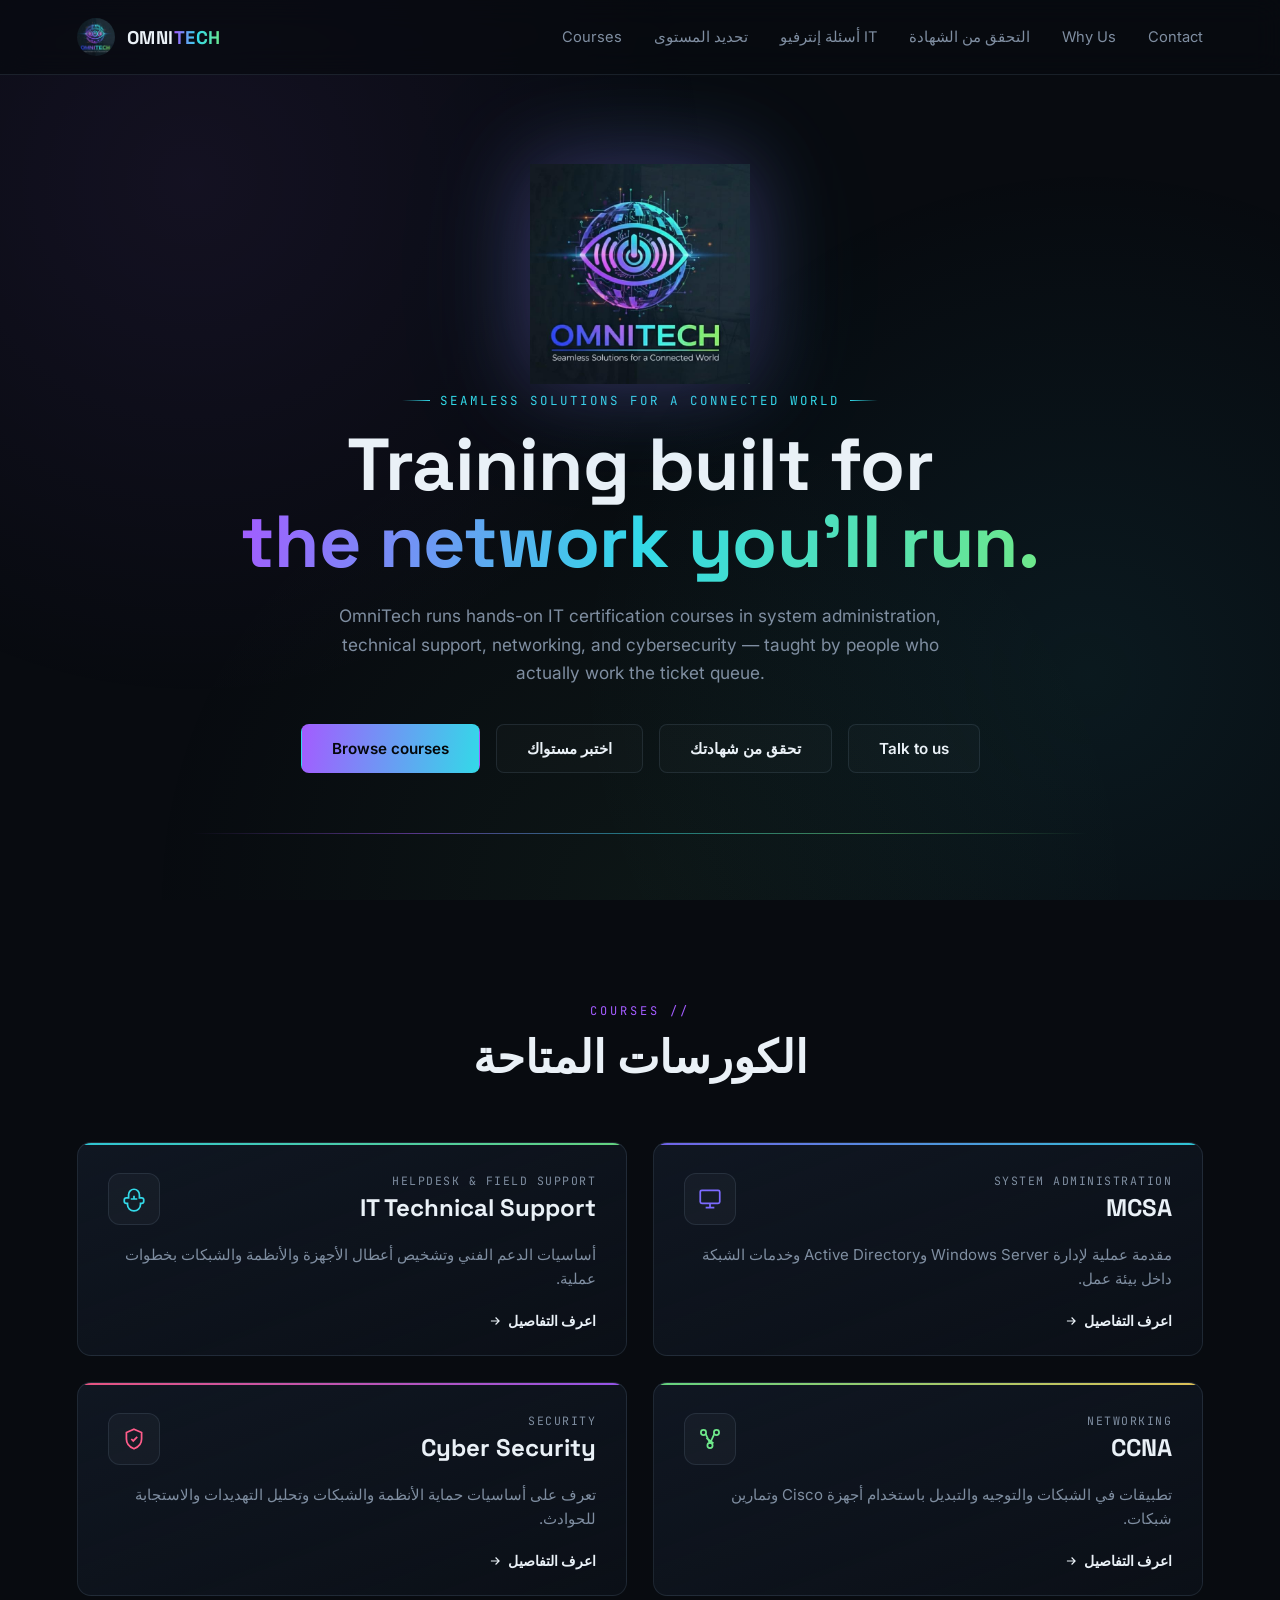
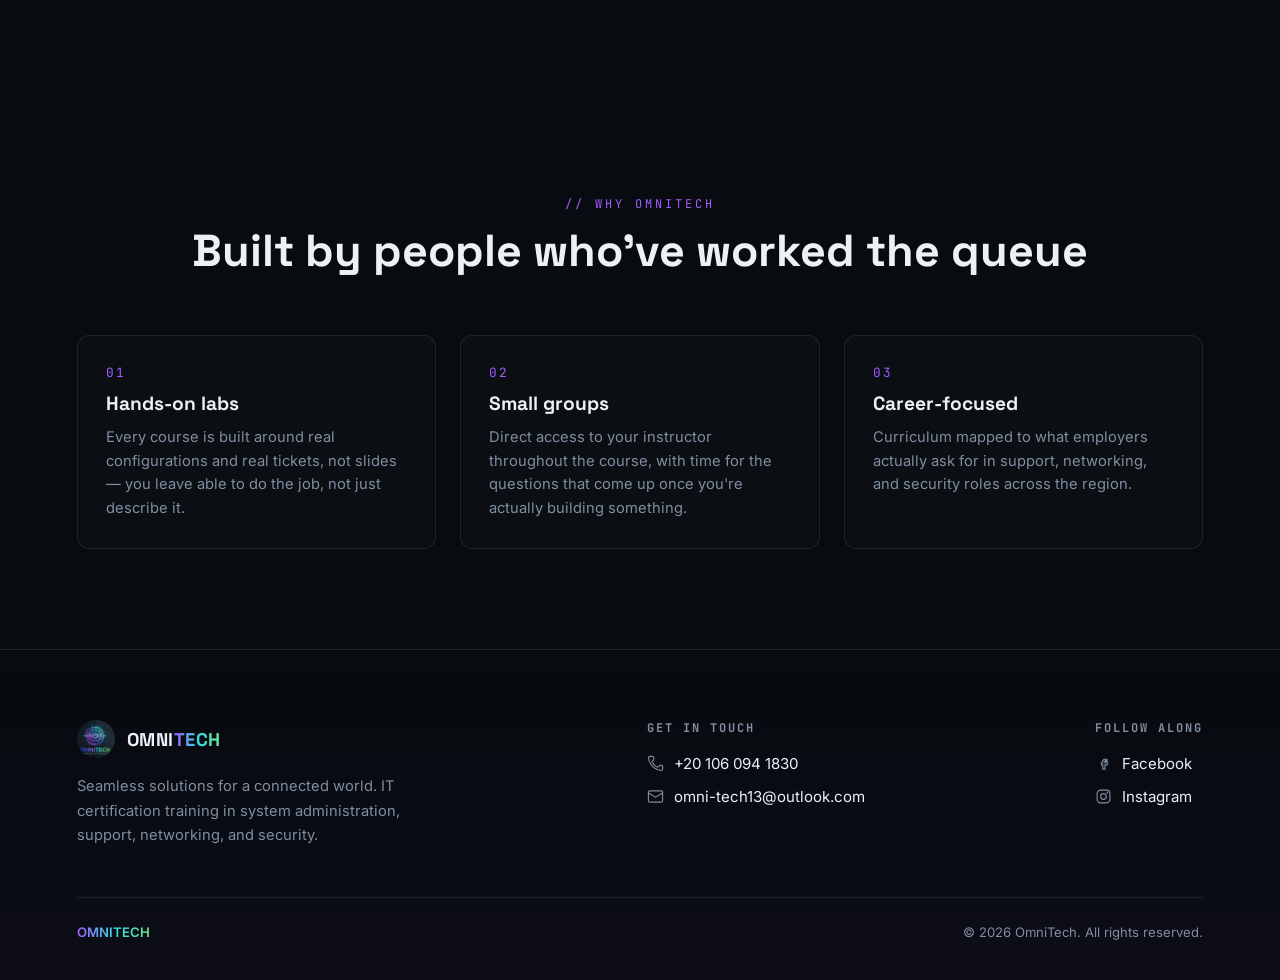
<file: index.html>
<!DOCTYPE html>
<html lang="en">
<head>
<meta charset="UTF-8">
<meta name="viewport" content="width=device-width, initial-scale=1.0">
<title>OmniTech — Seamless Solutions for a Connected World</title>
<link rel="preconnect" href="https://fonts.googleapis.com">
<link href="https://fonts.googleapis.com/css2?family=Space+Grotesk:wght@400;500;600;700&family=JetBrains+Mono:wght@400;500&family=Inter:wght@400;500;600&display=swap" rel="stylesheet">
<style>
  :root{
    --bg: #080b10;
    --bg-soft: #0e131b;
    --panel: #101722;
    --line: rgba(140,170,200,0.14);
    --purple: #a35cff;
    --cyan: #33d9e8;
    --green: #6ee88a;
    --text: #eaf1f7;
    --muted: #7f8ea1;
    --mono: 'JetBrains Mono', monospace;
    --display: 'Space Grotesk', sans-serif;
    --body: 'Inter', sans-serif;
  }
  *{box-sizing:border-box; margin:0; padding:0;}
  html{scroll-behavior:smooth;}
  body{
    background: var(--bg);
    color: var(--text);
    font-family: var(--body);
    overflow-x:hidden;
    position:relative;
  }

  /* ambient circuit background */
  .bg-grid{
    position:fixed; inset:0; z-index:0; pointer-events:none;
    background-image:
      radial-gradient(circle at 15% 20%, rgba(163,92,255,0.08), transparent 40%),
      radial-gradient(circle at 85% 75%, rgba(51,217,232,0.07), transparent 40%),
      radial-gradient(circle at 50% 100%, rgba(110,232,138,0.05), transparent 45%);
  }
  .bg-lines{
    position:fixed; inset:0; z-index:0; pointer-events:none; opacity:0.35;
  }

  a{color:inherit; text-decoration:none;}

  /* ===== NAV ===== */
  nav{
    position:sticky; top:0; z-index:50;
    display:flex; align-items:center; justify-content:space-between;
    padding: 18px 6vw;
    background: rgba(8,11,16,0.72);
    backdrop-filter: blur(14px);
    border-bottom: 1px solid var(--line);
  }
  .brand{display:flex; align-items:center; gap:12px;}
  .brand img{width:38px; height:38px; border-radius:50%; object-fit:cover;}
  .brand-name{font-family:var(--display); font-weight:700; letter-spacing:0.5px; font-size:1.15rem;}
  .brand-name span{background:linear-gradient(90deg,var(--purple),var(--cyan),var(--green)); -webkit-background-clip:text; background-clip:text; color:transparent;}
  .nav-links{display:flex; gap:32px; font-size:0.92rem; color:var(--muted);}
  .nav-links a:hover{color:var(--cyan);}
  @media(max-width:760px){nav{flex-wrap:wrap;gap:18px}.nav-links{flex-wrap:wrap;gap:16px;font-size:0.9rem}}

  /* ===== HERO ===== */
  .hero{
    position:relative; z-index:1;
    min-height: 92vh;
    display:flex; flex-direction:column; align-items:center; justify-content:center;
    text-align:center;
    padding: 60px 6vw 40px;
  }
  .hero-eye-wrap{
    position:relative; width:220px; height:220px; margin-bottom:8px;
  }
  .hero-eye-wrap img{
    width:100%; height:100%; object-fit:contain;
    filter: drop-shadow(0 0 40px rgba(163,92,255,0.25)) drop-shadow(0 0 60px rgba(51,217,232,0.15));
    animation: float 6s ease-in-out infinite;
  }
  @keyframes float{
    0%,100%{ transform: translateY(0); }
    50%{ transform: translateY(-10px); }
  }
  .eyebrow{
    font-family: var(--mono); font-size:0.78rem; letter-spacing:3px; text-transform:uppercase;
    color: var(--cyan); margin-bottom:18px;
    display:flex; align-items:center; gap:10px;
  }
  .eyebrow::before, .eyebrow::after{
    content:''; width:28px; height:1px; background: linear-gradient(90deg, transparent, var(--cyan));
  }
  .eyebrow::after{ background: linear-gradient(90deg, var(--cyan), transparent); }

  h1.headline{
    font-family: var(--display);
    font-weight:700;
    font-size: clamp(2.4rem, 6vw, 4.6rem);
    line-height:1.04;
    letter-spacing:-0.5px;
    margin-bottom:22px;
  }
  h1.headline .grad{
    background: linear-gradient(100deg, var(--purple) 0%, var(--cyan) 50%, var(--green) 100%);
    -webkit-background-clip:text; background-clip:text; color:transparent;
  }
  .sub{
    max-width: 620px; color: var(--muted); font-size: 1.08rem; line-height:1.65; margin-bottom:36px;
  }
  .hero-ctas{ display:flex; gap:16px; flex-wrap:wrap; justify-content:center; }
  .btn{
    font-family: var(--body); font-weight:600; font-size:0.95rem;
    padding: 14px 30px; border-radius:8px; cursor:pointer; border:1px solid transparent;
    transition: transform 0.2s ease, box-shadow 0.2s ease, background 0.2s ease;
  }
  .btn-primary{
    background: linear-gradient(100deg, var(--purple), var(--cyan));
    color:#04070a;
  }
  .btn-primary:hover{ transform: translateY(-2px); box-shadow: 0 10px 30px rgba(51,217,232,0.25); }
  .btn-ghost{
    border-color: var(--line); color: var(--text); background: rgba(255,255,255,0.02);
  }
  .btn-ghost:hover{ border-color: var(--cyan); color: var(--cyan); }

  .scan-line{
    margin-top:60px; width:100%; max-width:900px; height:1px;
    background: linear-gradient(90deg, transparent, var(--purple), var(--cyan), var(--green), transparent);
    opacity:0.5;
  }

  /* ===== SECTION HEADERS ===== */
  .section{ position:relative; z-index:1; padding: 100px 6vw; max-width:1280px; margin:0 auto; }
  .section-head{ text-align:center; margin-bottom:56px; }
  .section-head .tag{
    font-family: var(--mono); font-size:0.75rem; letter-spacing:3px; text-transform:uppercase;
    color: var(--purple);
  }
  .section-head h2{
    font-family: var(--display); font-weight:700; font-size: clamp(1.9rem, 4vw, 2.8rem);
    margin-top:10px;
  }

  /* ===== COURSES ===== */
  .course-grid{
    display:grid; grid-template-columns: repeat(2, 1fr); gap:26px;
  }
  @media (max-width:820px){ .course-grid{ grid-template-columns: 1fr; } }

  .course-card{
    position:relative;
    background: linear-gradient(160deg, var(--panel), rgba(16,23,34,0.4));
    border: 1px solid var(--line);
    border-radius: 14px;
    padding: 30px 30px 26px;
    cursor:pointer;
    transition: border-color 0.25s ease, transform 0.25s ease, box-shadow 0.25s ease;
    overflow:hidden;
  }
  .course-card::before{
    content:''; position:absolute; top:0; left:0; right:0; height:2px;
    background: linear-gradient(90deg, var(--accent-a), var(--accent-b));
    opacity:0.9;
  }
  .course-card:hover{
    transform: translateY(-4px);
    border-color: rgba(160,180,210,0.3);
    box-shadow: 0 20px 50px rgba(0,0,0,0.35);
  }
  .course-card[data-course="mcsa"]{ --accent-a: #7c6bff; --accent-b: #33d9e8; }
  .course-card[data-course="itsupport"]{ --accent-a: #33d9e8; --accent-b: #6ee88a; }
  .course-card[data-course="ccna"]{ --accent-a: #6ee88a; --accent-b: #f4d35e; }
  .course-card[data-course="cyber"]{ --accent-a: #ff5c8a; --accent-b: #a35cff; }

  .course-top{ display:flex; align-items:flex-start; justify-content:space-between; gap:16px; margin-bottom:18px; }
  .course-icon{
    width:52px; height:52px; border-radius:12px;
    display:flex; align-items:center; justify-content:center;
    background: rgba(255,255,255,0.03); border:1px solid var(--line);
    flex-shrink:0;
  }
  .course-icon svg{ width:26px; height:26px; }
  .course-code{
    font-family: var(--mono); font-size:0.72rem; color: var(--muted); letter-spacing:1.5px;
  }
  .course-name{
    font-family: var(--display); font-weight:700; font-size:1.5rem; margin-top:4px;
  }
  .course-desc-short{
    color: var(--muted); font-size:0.94rem; line-height:1.6; margin-bottom:22px;
  }
  .course-bottom{ display:flex; align-items:center; justify-content:space-between; }
  .course-cta{
    font-family: var(--body); font-size:0.85rem; font-weight:600; color: var(--text);
    display:flex; align-items:center; gap:6px;
  }
  .course-card:hover .course-cta{ color: var(--cyan); }
  .course-cta svg{ width:14px; height:14px; transition: transform 0.2s ease; }
  .course-card:hover .course-cta svg{ transform: translateX(4px); }

  /* ===== MODAL ===== */
  .modal-overlay{
    position:fixed; inset:0; z-index:200;
    background: rgba(4,6,10,0.78);
    backdrop-filter: blur(6px);
    display:flex; align-items:center; justify-content:center;
    padding: 24px;
    opacity:0; pointer-events:none;
    transition: opacity 0.25s ease;
  }
  .modal-overlay.open{ opacity:1; pointer-events:auto; }
  .modal{
    width:100%; max-width:620px; max-height:85vh; overflow-y:auto;
    background: var(--bg-soft);
    border: 1px solid var(--line);
    border-radius: 16px;
    padding: 40px;
    position:relative;
    transform: translateY(16px) scale(0.98);
    transition: transform 0.25s ease;
  }
  .modal-overlay.open .modal{ transform: translateY(0) scale(1); }
  .modal-close{
    position:absolute; top:20px; right:20px;
    width:34px; height:34px; border-radius:50%;
    display:flex; align-items:center; justify-content:center;
    background: rgba(255,255,255,0.04); border:1px solid var(--line);
    cursor:pointer; color: var(--muted); font-size:1.1rem;
  }
  .modal-close:hover{ color: var(--text); border-color: var(--cyan); }
  .modal-eyebrow{
    font-family: var(--mono); font-size:0.72rem; letter-spacing:2px; color: var(--muted); margin-bottom:8px;
  }
  .modal h3{
    font-family: var(--display); font-weight:700; font-size:1.9rem; margin-bottom:16px;
    background: linear-gradient(100deg, var(--purple), var(--cyan));
    -webkit-background-clip:text; background-clip:text; color:transparent;
  }
  .modal-desc p{ color: var(--muted); line-height:1.75; margin-bottom:16px; font-size:0.98rem; }
  .modal-list{ list-style:none; margin: 18px 0; }
  .modal-list li{
    color: var(--text); font-size:0.94rem; padding: 9px 0 9px 26px; position:relative;
    border-bottom: 1px solid var(--line);
  }
  .modal-list li:last-child{ border-bottom:none; }
  .modal-list li::before{
    content:''; position:absolute; left:0; top:16px; width:8px; height:8px; border-radius:2px;
    background: linear-gradient(135deg, var(--purple), var(--cyan));
  }
  .modal-actions{ margin-top:28px; display:flex; gap:14px; flex-wrap:wrap; }
  #courses, .modal{ direction:rtl; text-align:right; }
  .course-bottom{ justify-content:flex-start; }
  .modal-close{ right:auto; left:20px; }
  .modal-list{ padding:0; }
  .modal-list li{ padding:9px 26px 9px 0; }
  .modal-list li::before{ left:auto; right:0; }
  .modal h4{ margin:22px 0 8px; font-size:1.05rem; }
  .modal-benefit{ color:var(--muted); line-height:1.75; }
  @media(max-width:600px){ .modal{ padding:30px 22px; } }

  /* ===== ABOUT / WHY ===== */
  .why-grid{ display:grid; grid-template-columns: repeat(3,1fr); gap:24px; }
  @media (max-width:820px){ .why-grid{ grid-template-columns:1fr; } }
  .why-card{
    padding:28px; border:1px solid var(--line); border-radius:12px;
    background: rgba(255,255,255,0.015);
  }
  .why-card .num{ font-family:var(--mono); color:var(--purple); font-size:0.8rem; letter-spacing:2px; }
  .why-card h4{ font-family:var(--display); font-size:1.2rem; margin: 10px 0 10px; }
  .why-card p{ color:var(--muted); font-size:0.92rem; line-height:1.6; }

  /* ===== CONTACT / FOOTER ===== */
  footer{
    position:relative; z-index:1;
    border-top:1px solid var(--line);
    padding: 70px 6vw 40px;
    background: linear-gradient(180deg, transparent, rgba(163,92,255,0.03));
  }
  .footer-top{
    display:flex; flex-wrap:wrap; gap:60px; justify-content:space-between; margin-bottom:50px;
  }
  .footer-brand{ max-width:340px; }
  .footer-brand .brand{ margin-bottom:16px; }
  .footer-brand p{ color:var(--muted); font-size:0.92rem; line-height:1.65; }
  .footer-col h5{
    font-family:var(--mono); font-size:0.75rem; letter-spacing:2px; text-transform:uppercase;
    color:var(--muted); margin-bottom:18px;
  }
  .footer-col a, .footer-col .row{
    display:flex; align-items:center; gap:10px; margin-bottom:14px; font-size:0.94rem; color:var(--text);
  }
  .footer-col a:hover{ color: var(--cyan); }
  .footer-col svg{ width:17px; height:17px; color:var(--muted); flex-shrink:0; }
  .footer-bottom{
    padding-top:26px; border-top:1px solid var(--line);
    display:flex; justify-content:space-between; flex-wrap:wrap; gap:12px;
    color:var(--muted); font-size:0.82rem;
  }
  .footer-bottom .grad-text{
    background: linear-gradient(90deg,var(--purple),var(--cyan),var(--green));
    -webkit-background-clip:text; background-clip:text; color:transparent; font-weight:600;
  }

  ::-webkit-scrollbar{ width:8px; }
  ::-webkit-scrollbar-track{ background:var(--bg); }
  ::-webkit-scrollbar-thumb{ background: var(--panel); border-radius:8px; }

  @media (prefers-reduced-motion: reduce){
    .hero-eye-wrap img{ animation:none; }
    *{ transition:none !important; }
  }

  :focus-visible{ outline: 2px solid var(--cyan); outline-offset:3px; }
</style>
</head>
<body>

<div class="bg-grid"></div>
<svg class="bg-lines" width="100%" height="100%" style="position:fixed;inset:0;">
  <defs>
    <linearGradient id="lg1" x1="0" y1="0" x2="1" y2="1">
      <stop offset="0" stop-color="#a35cff"/>
      <stop offset="1" stop-color="#33d9e8"/>
    </linearGradient>
  </defs>
</svg>

<nav>
  <div class="brand">
    <img src="logo_cropped.jpg" alt="OmniTech logo">
    <div class="brand-name">OMNI<span>TECH</span></div>
  </div>
  <div class="nav-links">
    <a href="#courses">Courses</a>
    <a href="assessment.html">تحديد المستوى</a>
    <a href="it-interview.html">أسئلة إنترفيو IT</a>
    <a href="verify.html">التحقق من الشهادة</a>
    <a href="#why">Why Us</a>
    <a href="#contact">Contact</a>
  </div>
</nav>

<section class="hero">
  <div class="hero-eye-wrap">
    <img src="logo_cropped.jpg" alt="OmniTech eye logo">
  </div>
  <div class="eyebrow">Seamless Solutions for a Connected World</div>
  <h1 class="headline">Training built for<br class="hide-mobile"> <span class="grad">the network you'll run.</span></h1>
  <p class="sub">OmniTech runs hands-on IT certification courses in system administration, technical support, networking, and cybersecurity — taught by people who actually work the ticket queue.</p>
  <div class="hero-ctas">
    <a href="#courses" class="btn btn-primary">Browse courses</a>
    <a href="assessment.html" class="btn btn-ghost">اختبر مستواك</a>
    <a href="verify.html" class="btn btn-ghost">تحقق من شهادتك</a>
    <a href="#contact" class="btn btn-ghost">Talk to us</a>
  </div>
  <div class="scan-line"></div>
</section>

<section class="section" id="courses">
  <div class="section-head">
    <div class="tag">// COURSES</div>
    <h2>الكورسات المتاحة</h2>
  </div>

  <div class="course-grid">

    <div class="course-card" data-course="mcsa">
      <div class="course-top">
        <div>
          <div class="course-code">SYSTEM ADMINISTRATION</div>
          <div class="course-name">MCSA</div>
        </div>
        <div class="course-icon">
          <svg viewBox="0 0 24 24" fill="none" stroke="#7c6bff" stroke-width="1.6"><rect x="3" y="4" width="18" height="12" rx="1.5"/><path d="M8 20h8M12 16v4"/></svg>
        </div>
      </div>
      <p class="course-desc-short">مقدمة عملية لإدارة Windows Server وActive Directory وخدمات الشبكة داخل بيئة عمل.</p>
      <div class="course-bottom">
        <div class="course-cta">اعرف التفاصيل <svg viewBox="0 0 24 24" fill="none" stroke="currentColor" stroke-width="2"><path d="M5 12h14M13 6l6 6-6 6"/></svg></div>
      </div>
    </div>

    <div class="course-card" data-course="itsupport">
      <div class="course-top">
        <div>
          <div class="course-code">HELPDESK & FIELD SUPPORT</div>
          <div class="course-name">IT Technical Support</div>
        </div>
        <div class="course-icon">
          <svg viewBox="0 0 24 24" fill="none" stroke="#33d9e8" stroke-width="1.6"><path d="M12 3a5 5 0 0 0-5 5v3H5a2 2 0 0 0-2 2v1a2 2 0 0 0 2 2h1v1a6 6 0 0 0 6 6"/><path d="M12 3a5 5 0 0 1 5 5v3h2a2 2 0 0 1 2 2v1a2 2 0 0 1-2 2h-1v1a6 6 0 0 1-6 6"/><path d="M12 9v3M9 12h6"/></svg>
        </div>
      </div>
      <p class="course-desc-short">أساسيات الدعم الفني وتشخيص أعطال الأجهزة والأنظمة والشبكات بخطوات عملية.</p>
      <div class="course-bottom">
        <div class="course-cta">اعرف التفاصيل <svg viewBox="0 0 24 24" fill="none" stroke="currentColor" stroke-width="2"><path d="M5 12h14M13 6l6 6-6 6"/></svg></div>
      </div>
    </div>

    <div class="course-card" data-course="ccna">
      <div class="course-top">
        <div>
          <div class="course-code">NETWORKING</div>
          <div class="course-name">CCNA</div>
        </div>
        <div class="course-icon">
          <svg viewBox="0 0 24 24" fill="none" stroke="#6ee88a" stroke-width="1.6"><circle cx="6" cy="6" r="2.4"/><circle cx="18" cy="6" r="2.4"/><circle cx="12" cy="18" r="2.4"/><path d="M8 7.3 12 16m4-8.7L12 16M8.8 11c1.3 1.5 2.7 2 3.2 2.5s1.4 1 3.2 2.5"/></svg>
        </div>
      </div>
      <p class="course-desc-short">تطبيقات في الشبكات والتوجيه والتبديل باستخدام أجهزة Cisco وتمارين شبكات.</p>
      <div class="course-bottom">
        <div class="course-cta">اعرف التفاصيل <svg viewBox="0 0 24 24" fill="none" stroke="currentColor" stroke-width="2"><path d="M5 12h14M13 6l6 6-6 6"/></svg></div>
      </div>
    </div>

    <div class="course-card" data-course="cyber">
      <div class="course-top">
        <div>
          <div class="course-code">SECURITY</div>
          <div class="course-name">Cyber Security</div>
        </div>
        <div class="course-icon">
          <svg viewBox="0 0 24 24" fill="none" stroke="#ff5c8a" stroke-width="1.6"><path d="M12 3l7 3v6c0 4.5-3 7.5-7 9-4-1.5-7-4.5-7-9V6l7-3z"/><path d="M9.5 12l1.8 1.8L15 10"/></svg>
        </div>
      </div>
      <p class="course-desc-short">تعرف على أساسيات حماية الأنظمة والشبكات وتحليل التهديدات والاستجابة للحوادث.</p>
      <div class="course-bottom">
        <div class="course-cta">اعرف التفاصيل <svg viewBox="0 0 24 24" fill="none" stroke="currentColor" stroke-width="2"><path d="M5 12h14M13 6l6 6-6 6"/></svg></div>
      </div>
    </div>

  </div>
</section>

<section class="section" id="why">
  <div class="section-head">
    <div class="tag">// Why OmniTech</div>
    <h2>Built by people who've worked the queue</h2>
  </div>
  <div class="why-grid">
    <div class="why-card">
      <div class="num">01</div>
      <h4>Hands-on labs</h4>
      <p>Every course is built around real configurations and real tickets, not slides — you leave able to do the job, not just describe it.</p>
    </div>
    <div class="why-card">
      <div class="num">02</div>
      <h4>Small groups</h4>
      <p>Direct access to your instructor throughout the course, with time for the questions that come up once you're actually building something.</p>
    </div>
    <div class="why-card">
      <div class="num">03</div>
      <h4>Career-focused</h4>
      <p>Curriculum mapped to what employers actually ask for in support, networking, and security roles across the region.</p>
    </div>
  </div>
</section>

<footer id="contact">
  <div class="footer-top">
    <div class="footer-brand">
      <div class="brand">
        <img src="logo_cropped.jpg" alt="OmniTech logo">
        <div class="brand-name">OMNI<span>TECH</span></div>
      </div>
      <p>Seamless solutions for a connected world. IT certification training in system administration, support, networking, and security.</p>
    </div>

    <div class="footer-col">
      <h5>Get in touch</h5>
      <a href="tel:+201060941830">
        <svg viewBox="0 0 24 24" fill="none" stroke="currentColor" stroke-width="1.6"><path d="M22 16.9v3a2 2 0 0 1-2.2 2 19.8 19.8 0 0 1-8.6-3.1 19.5 19.5 0 0 1-6-6A19.8 19.8 0 0 1 2.1 4.2 2 2 0 0 1 4.1 2h3.5a2 2 0 0 1 2 1.7q.04.5.15 1.5a2 2 0 0 1-.46 1.7l-1.45 1.45a2 2 0 0 0-.3 2.43 19.8 19.8 0 0 0 6 6 2 2 0 0 0 2.43-.3l1.45-1.45a2 2 0 0 1 1.73-.46q1 .11 1.5.15a2 2 0 0 1 1.7 2z"/></svg>
        +20 106 094 1830
      </a>
      <a href="mailto:omni-tech13@outlook.com">
        <svg viewBox="0 0 24 24" fill="none" stroke="currentColor" stroke-width="1.6"><rect x="2" y="4" width="20" height="16" rx="2"/><path d="m2 7 10 6 10-6"/></svg>
        omni-tech13@outlook.com
      </a>
    </div>

    <div class="footer-col">
      <h5>Follow along</h5>
      <a href="https://www.facebook.com/profile.php?id=61586138681378" target="_blank" rel="noopener">
        <svg viewBox="0 0 24 24" fill="none" stroke="currentColor" stroke-width="1.6"><path d="M14 9h3V6h-3a3 3 0 0 0-3 3v2H9v3h2v6h3v-6h3l1-3h-4V9a1 1 0 0 1 1-1z"/></svg>
        Facebook
      </a>
      <a href="https://www.instagram.com/omni.tech13" target="_blank" rel="noopener">
        <svg viewBox="0 0 24 24" fill="none" stroke="currentColor" stroke-width="1.6"><rect x="3" y="3" width="18" height="18" rx="5"/><circle cx="12" cy="12" r="4"/><circle cx="17.5" cy="6.5" r="0.5" fill="currentColor"/></svg>
        Instagram
      </a>
    </div>
  </div>
  <div class="footer-bottom">
    <div class="grad-text">OMNITECH</div>
    <div>&copy; 2026 OmniTech. All rights reserved.</div>
  </div>
</footer>

<!-- MODAL -->
<div class="modal-overlay" id="modalOverlay">
  <div class="modal" role="dialog" aria-modal="true" aria-labelledby="modalTitle" dir="rtl">
    <div class="modal-close" id="modalClose">&times;</div>
    <div class="modal-eyebrow" id="modalEyebrow">COURSE</div>
    <h3 id="modalTitle">Course Title</h3>
    <div class="modal-desc" id="modalDesc"></div>
    <h4>هتتعلم إيه؟</h4>
    <ul class="modal-list" id="modalList"></ul>
    <h4>هتستفيد إيه؟</h4>
    <p class="modal-benefit" id="modalBenefit"></p>
    <div class="modal-actions">
      <a class="btn btn-primary" href="https://wa.me/201060941830" target="_blank" rel="noopener">اسأل عن الدورة على واتساب</a>
      <a class="btn btn-ghost" href="mailto:omni-tech13@outlook.com">راسلنا بالإيميل</a>
    </div>
  </div>
</div>

<script>
  const courseData = {
    mcsa: {
      code: "إدارة الأنظمة",
      title: "MCSA — Windows Server Administration",
      desc: "دورة في إدارة بيئات Windows Server، من تثبيت الخادم إلى إعداد المستخدمين والخدمات الأساسية للشبكة.",
      list: ["تثبيت Windows Server وأدواره", "Active Directory وإدارة المستخدمين", "Group Policy", "DNS وDHCP ومشاركة الملفات", "النسخ الاحتياطي واستكشاف الأعطال"],
      benefit: "هتقدر تنشئ بيئة خوادم تدريبية وتنفذ مهام الإدارة اليومية وتتعامل مع مشكلات شائعة بخطوات واضحة."
    },
    itsupport: {
      code: "الدعم الفني",
      title: "IT Technical Support",
      desc: "دورة مناسبة للبداية في الدعم الفني، تركز على فحص المشكلات وتوثيقها وحلها عمليًا.",
      list: ["مكونات الكمبيوتر وتشخيص الأعطال", "تثبيت Windows وحل مشكلاته", "أساسيات الشبكات للدعم الفني", "إعداد الطابعات والأجهزة الطرفية", "توثيق البلاغات والتعامل مع المستخدمين"],
      benefit: "هتتعلم تتبع سبب العطل بدل التخمين، وتطبق خطوات الدعم الفني على أجهزة وسيناريوهات قريبة من بيئة العمل."
    },
    ccna: {
      code: "الشبكات",
      title: "CCNA — Routing & Switching",
      desc: "دورة تأسيسية في شبكات Cisco مع تطبيقات على التوجيه والتبديل وإعداد الأجهزة.",
      list: ["عناوين IP وتقسيم الشبكات", "إعداد الراوترات والسويتشات", "VLAN وTrunk وInter-VLAN Routing", "التوجيه الثابت وOSPF", "اختبار الاتصال واستكشاف الأعطال"],
      benefit: "هتقدر تقرأ مخطط شبكة بسيط، وتجهز أجهزة الشبكة وتختبر الاتصال وتحدد مكان المشكلة عند تعطل المسار."
    },
    cyber: {
      code: "الأمن السيبراني",
      title: "Cyber Security",
      desc: "مقدمة في أمن الشبكات والأنظمة، تشمل فهم التهديدات وطرق الحماية والمتابعة.",
      list: ["التهديدات والثغرات الشائعة", "تقوية إعدادات الشبكات والأنظمة", "مراجعة السجلات والتنبيهات", "أساسيات الاستجابة للحوادث", "مبادئ الاختبار الأمني المصرح به"],
      benefit: "هتتعلم تلاحظ مؤشرات الخطر وتراجع إعدادات الحماية وتتعامل مع سيناريوهات أمنية تدريبية بصورة منظمة."
    }
  };

  const overlay = document.getElementById('modalOverlay');
  const closeBtn = document.getElementById('modalClose');

  document.querySelectorAll('.course-card').forEach(card => {
    card.addEventListener('click', () => {
      const key = card.getAttribute('data-course');
      const data = courseData[key];
      document.getElementById('modalEyebrow').textContent = data.code;
      document.getElementById('modalTitle').textContent = data.title;
      document.getElementById('modalDesc').textContent = data.desc;
      document.getElementById('modalList').replaceChildren(...data.list.map(item => { const li = document.createElement('li'); li.textContent = item; return li; }));
      document.getElementById('modalBenefit').textContent = data.benefit;
      overlay.classList.add('open');
    });
    card.setAttribute('tabindex','0');
    card.addEventListener('keydown', e => { if(e.key === 'Enter' || e.key === ' '){ e.preventDefault(); card.click(); } });
  });

  function closeModal(){ overlay.classList.remove('open'); }
  closeBtn.addEventListener('click', closeModal);
  overlay.addEventListener('click', e => { if(e.target === overlay) closeModal(); });
  document.addEventListener('keydown', e => { if(e.key === 'Escape') closeModal(); });
</script>

</body>
</html>
</file>
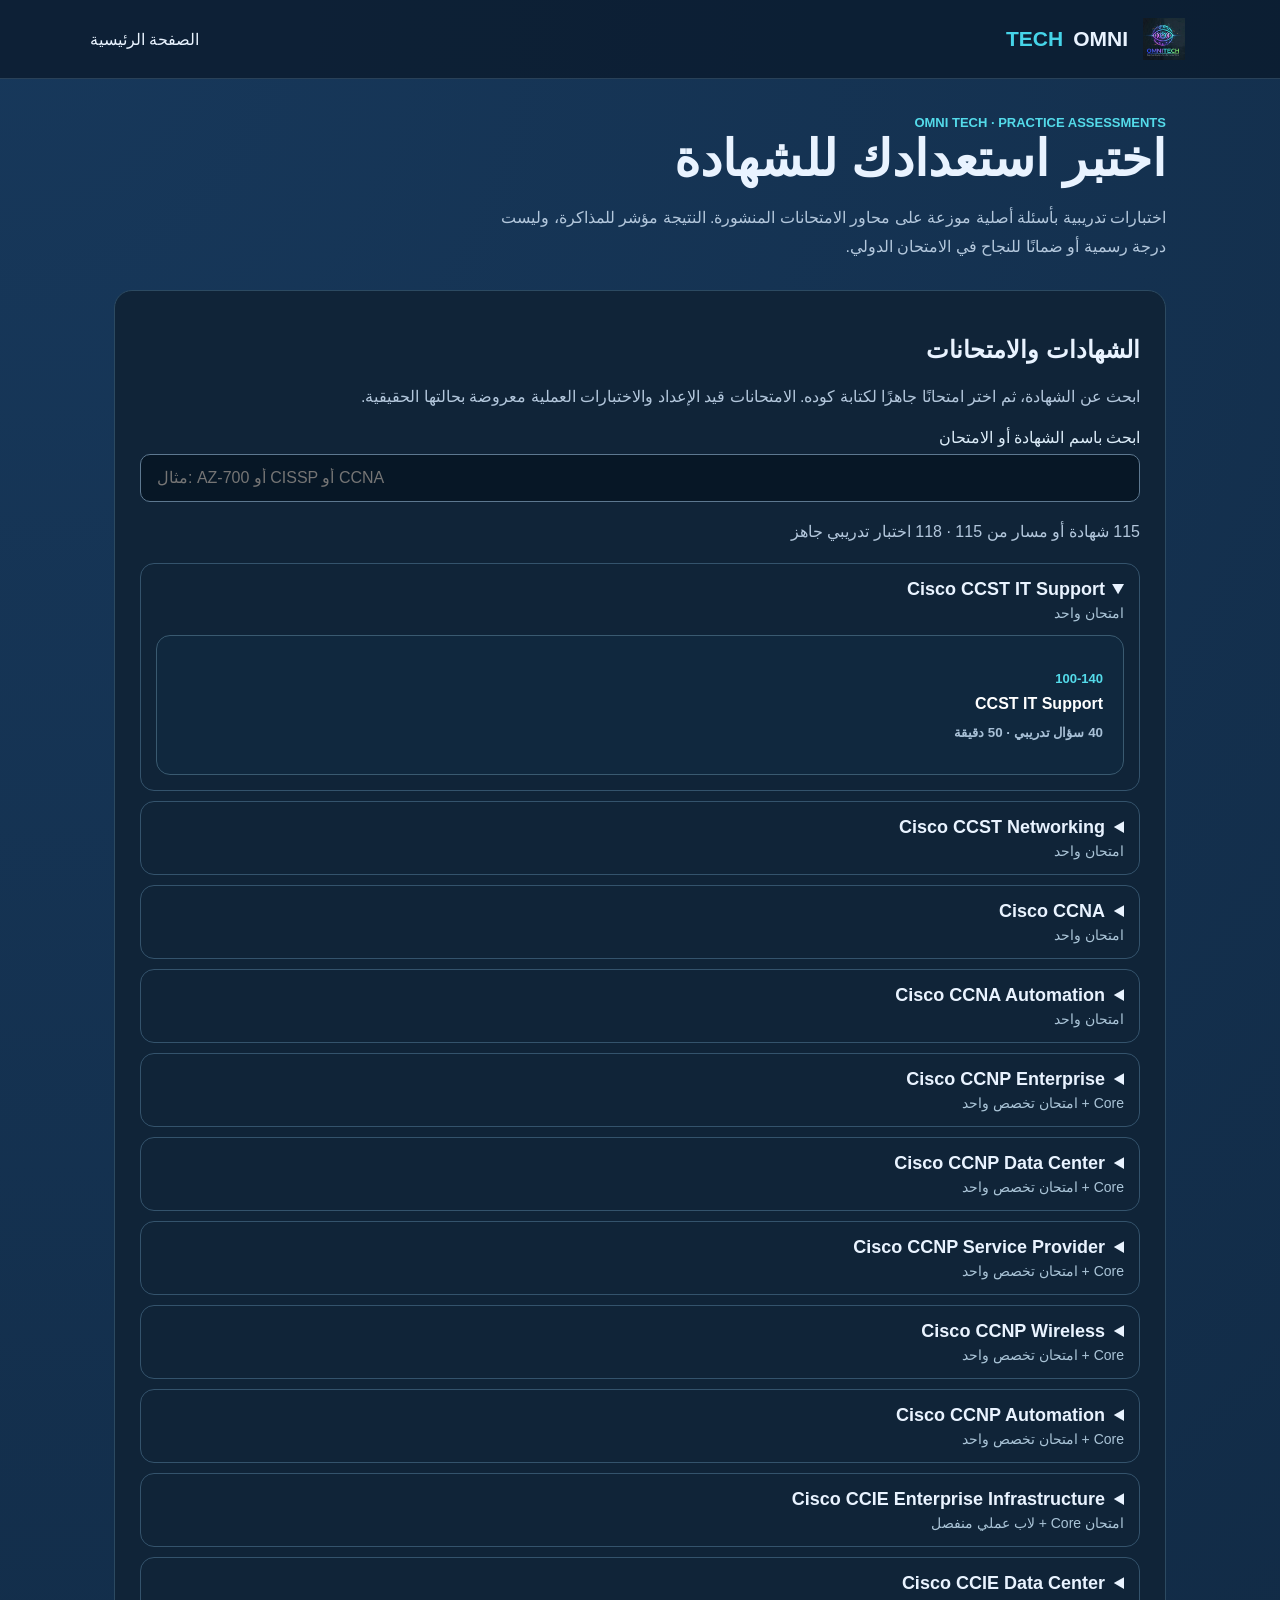
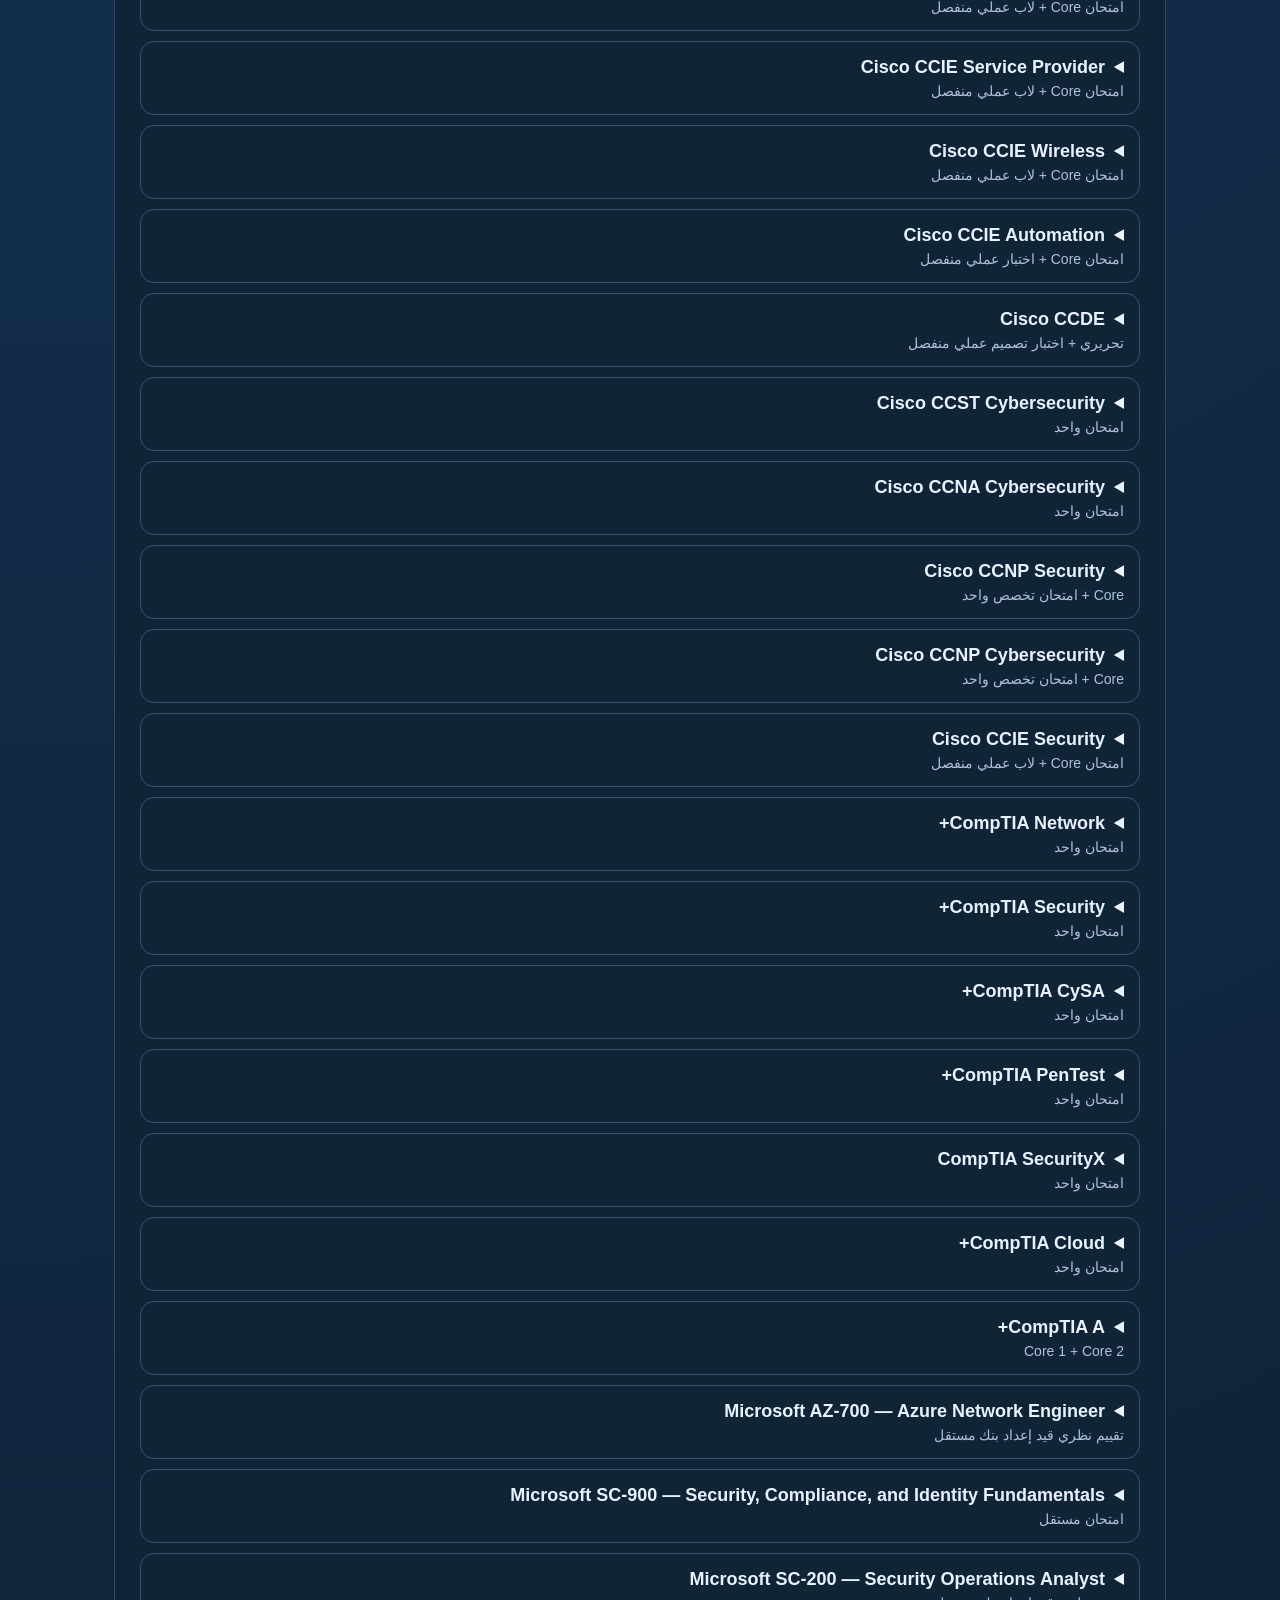
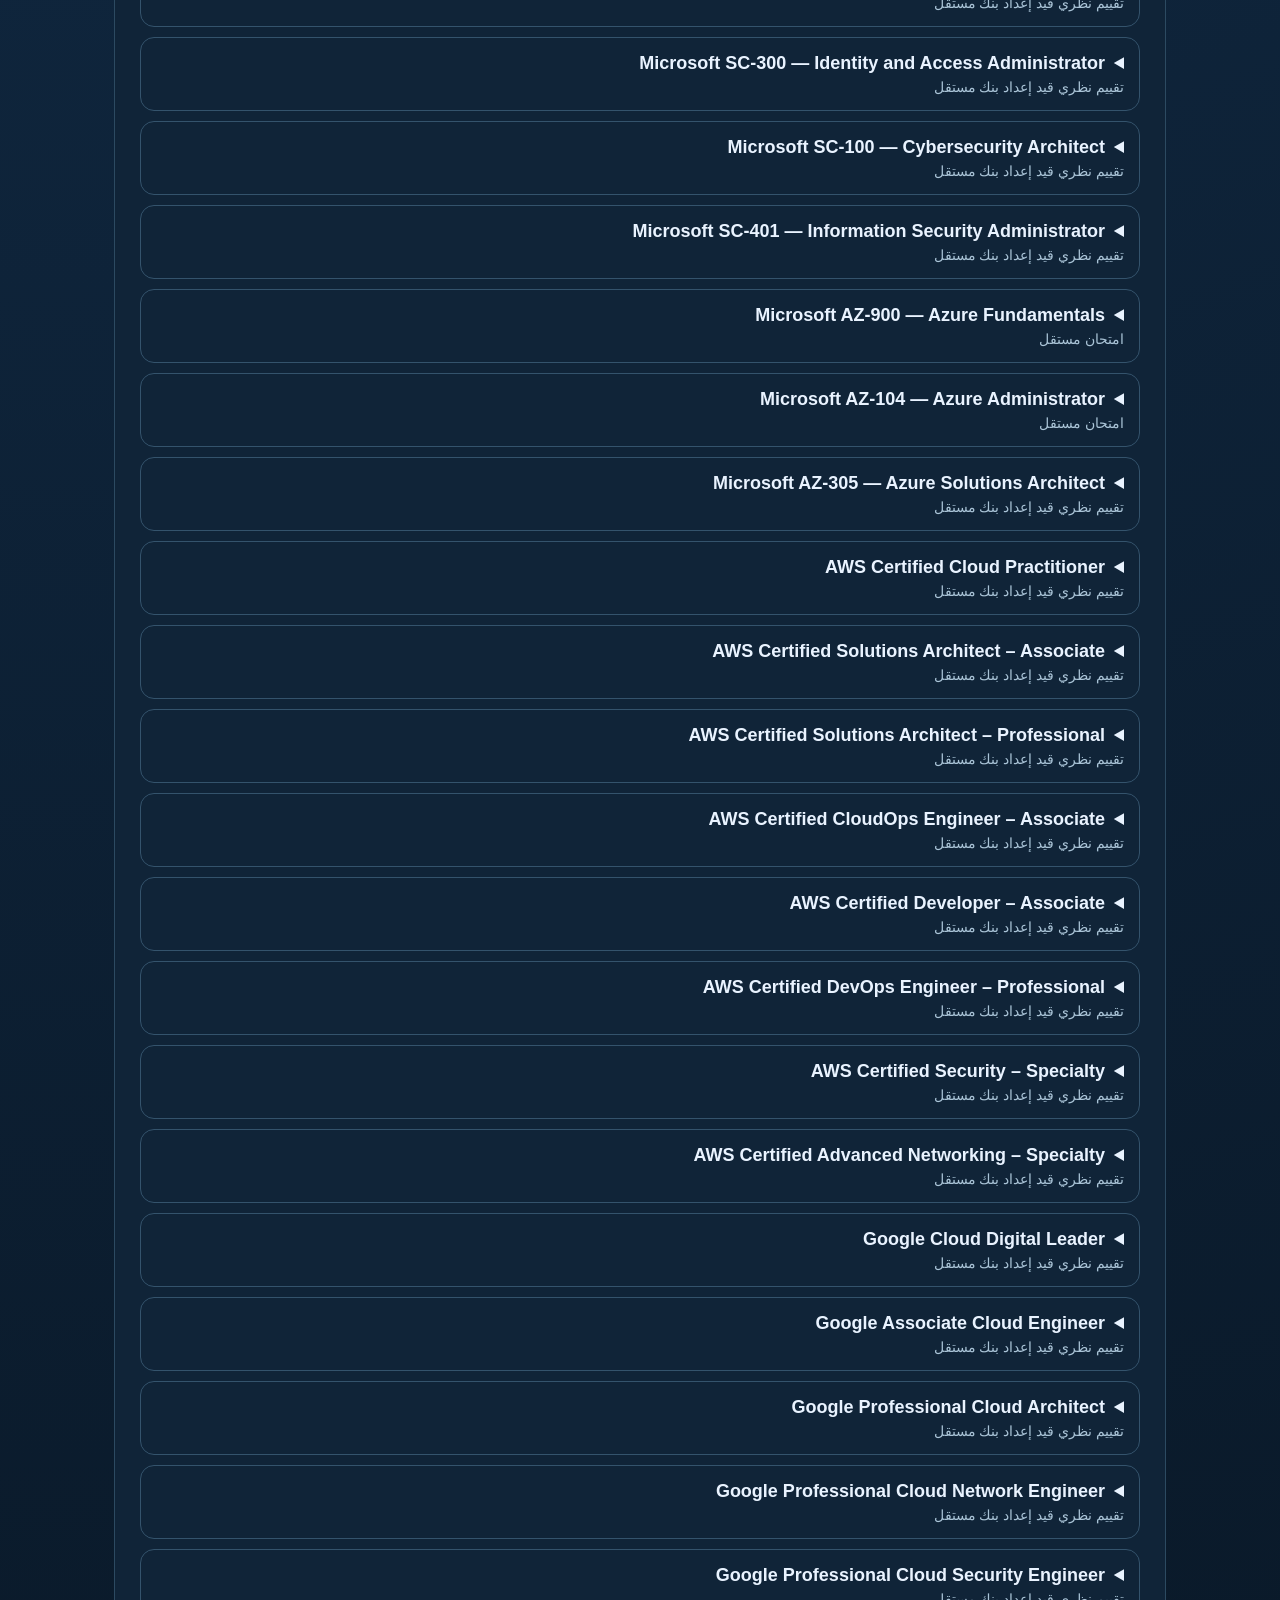
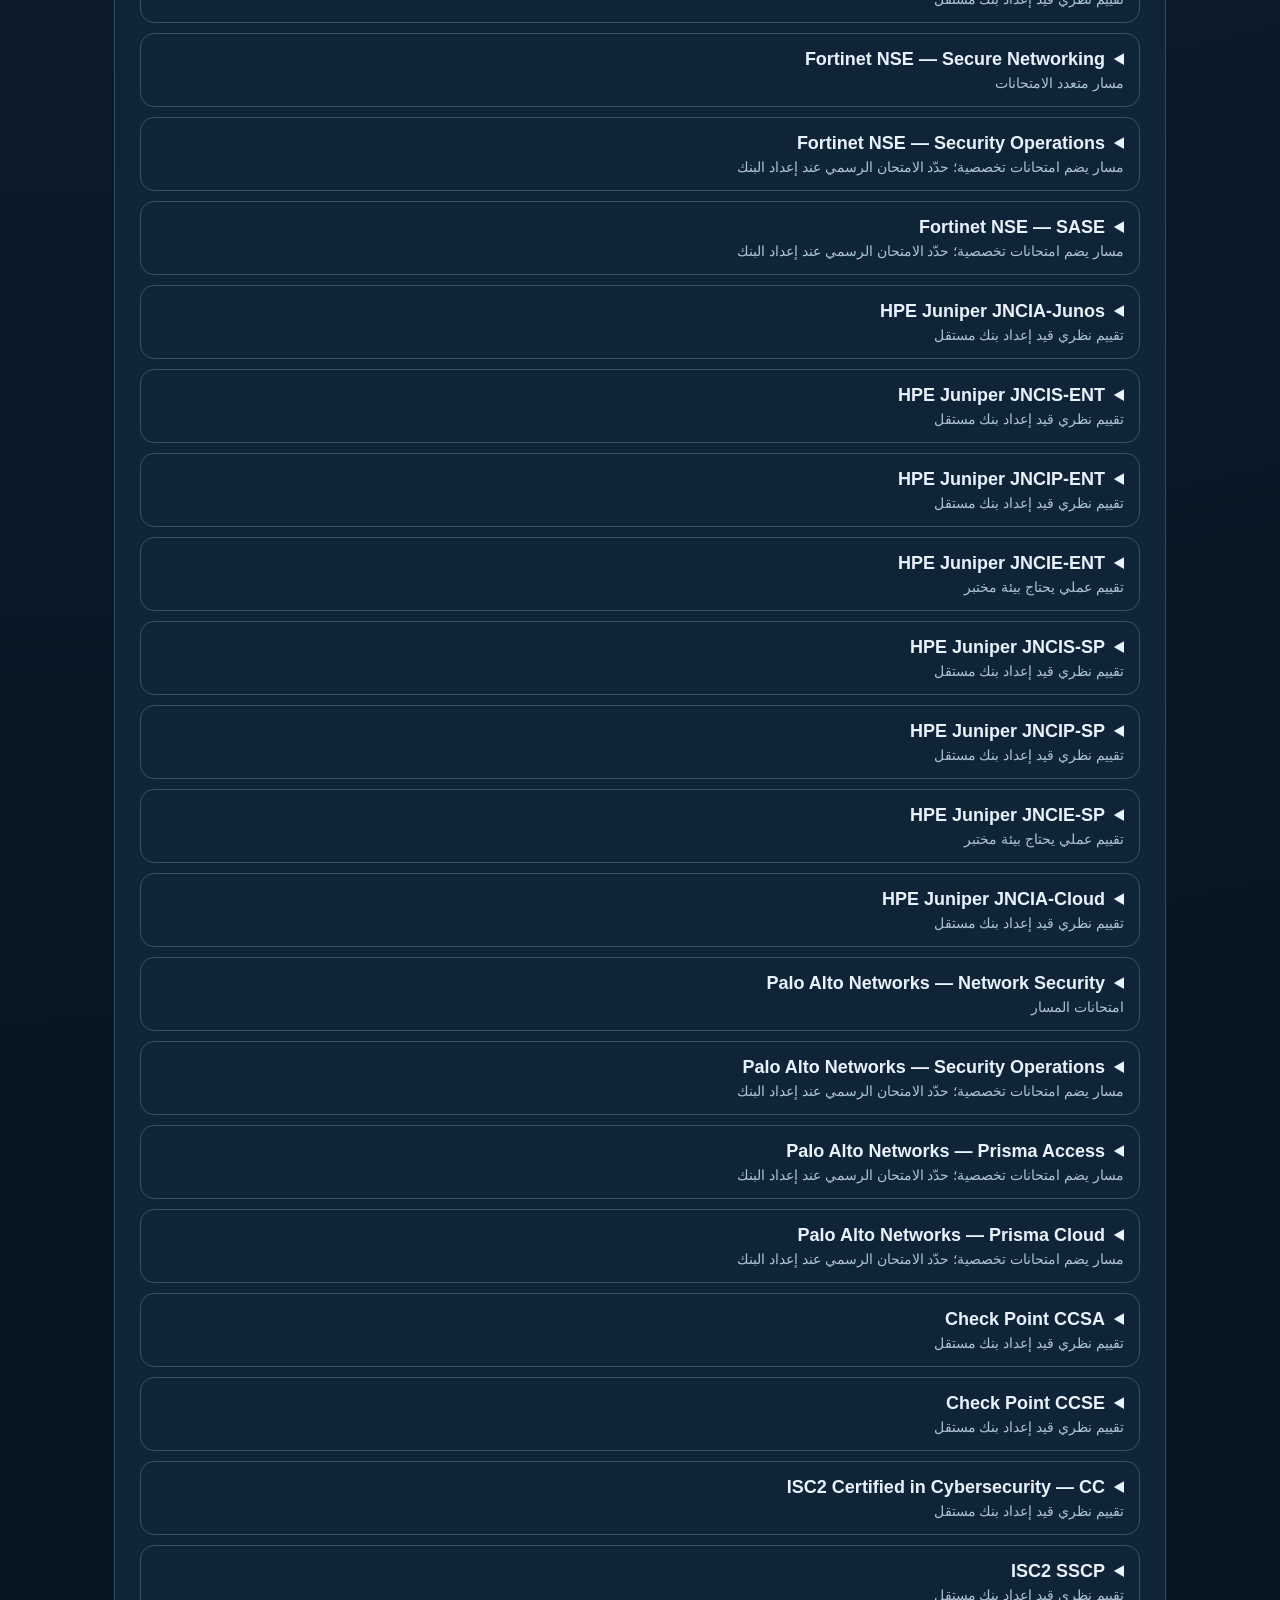
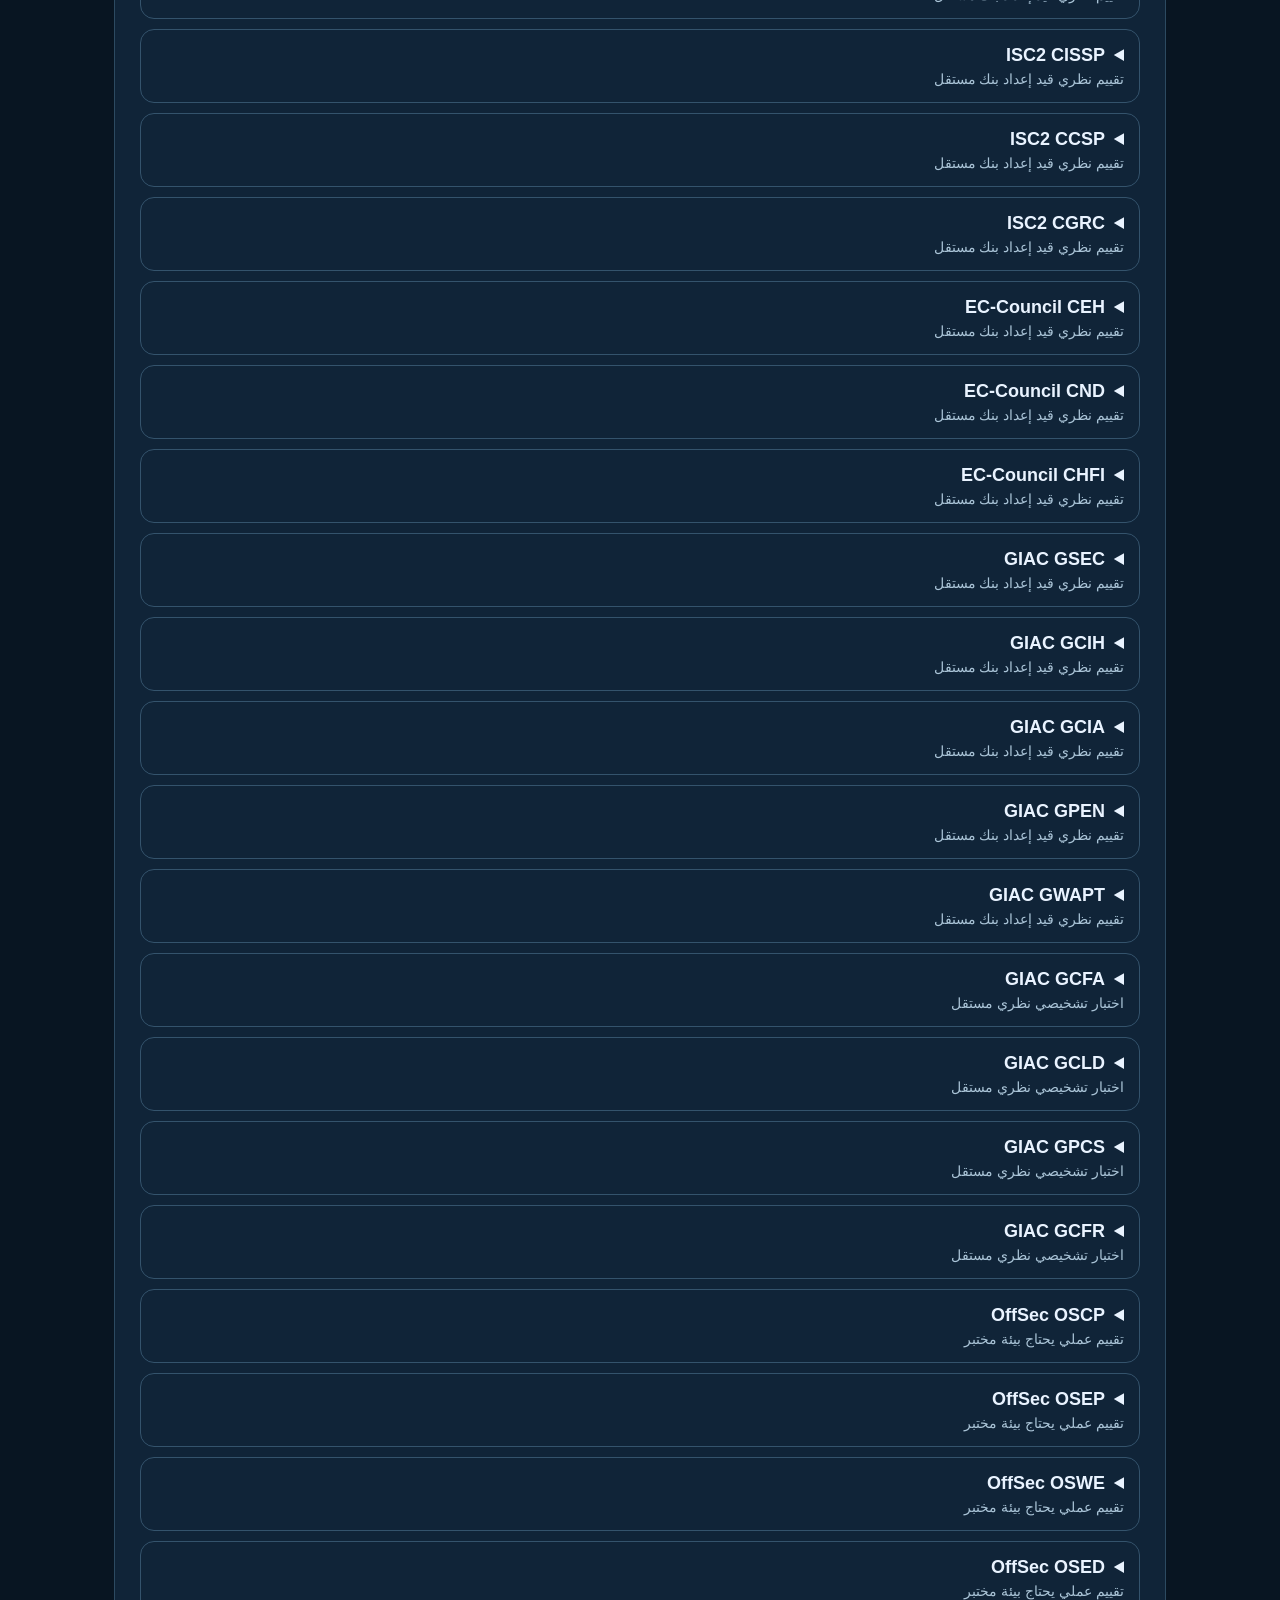
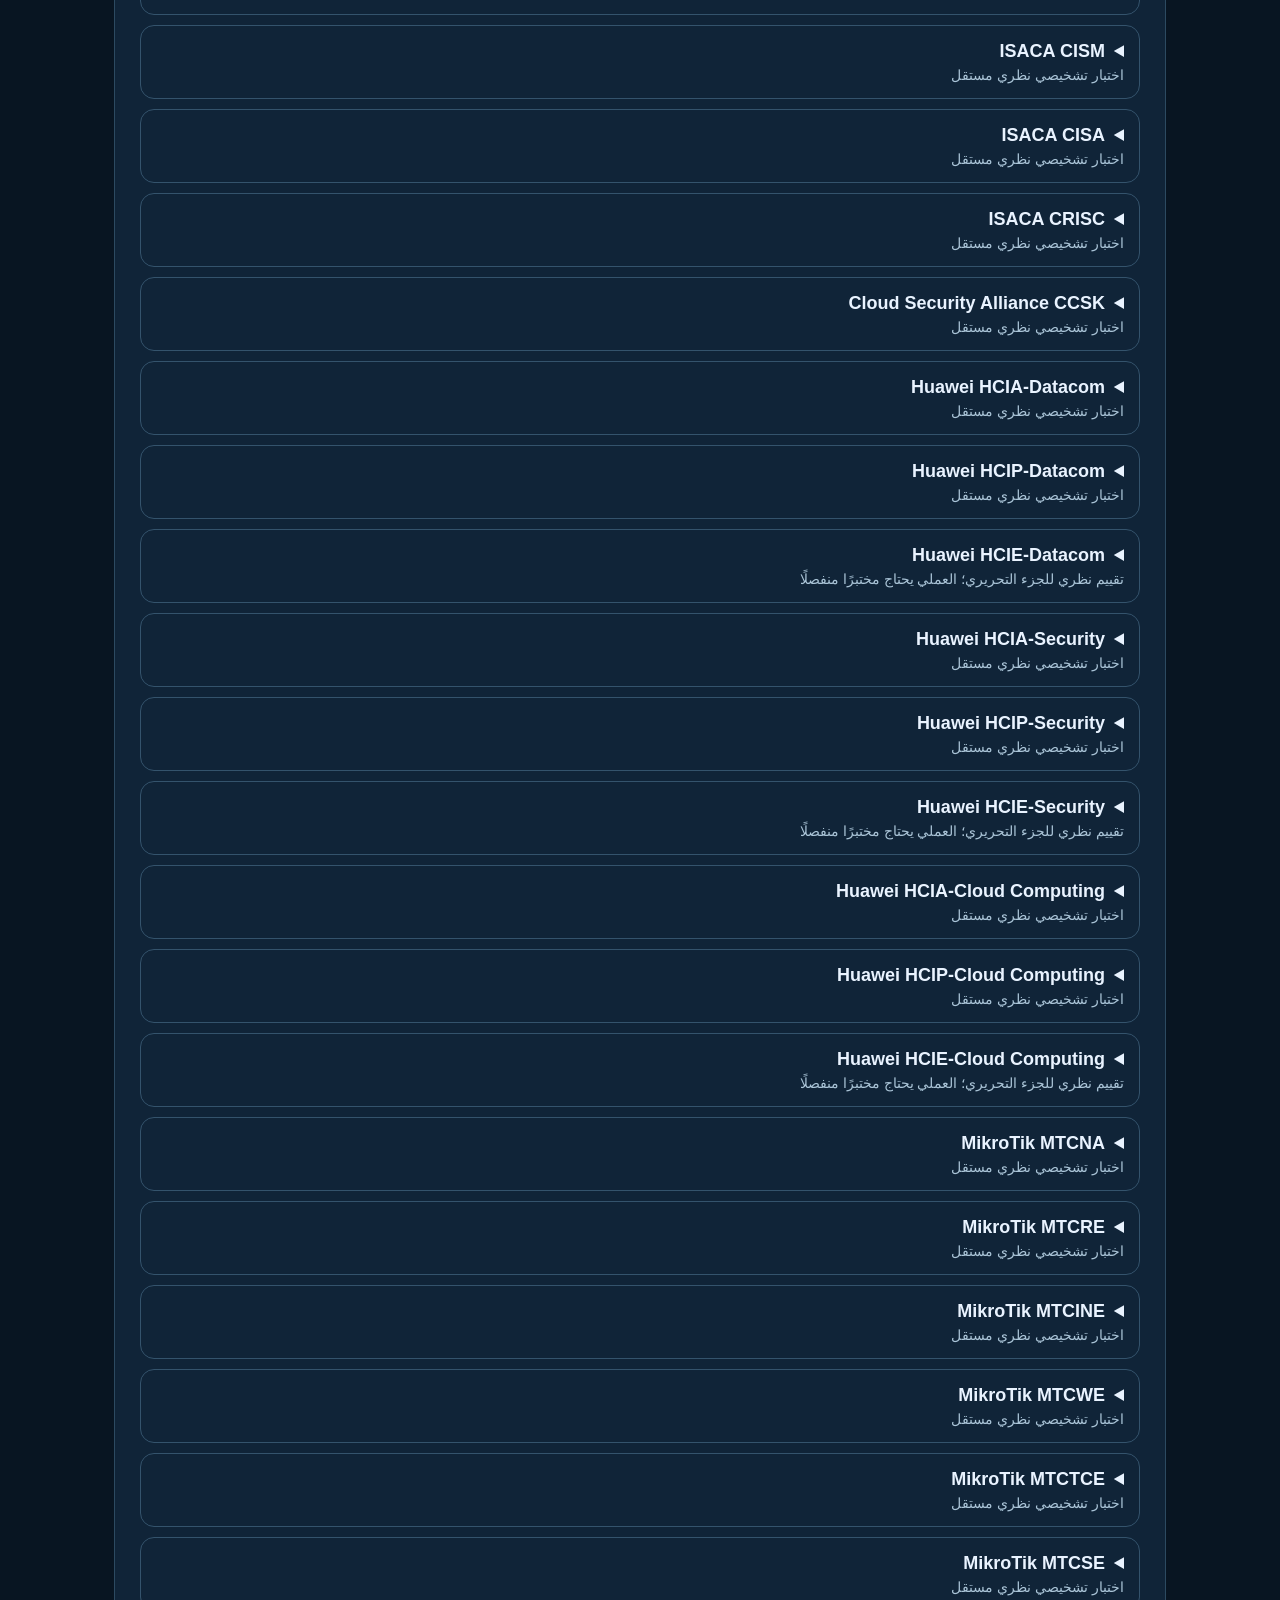
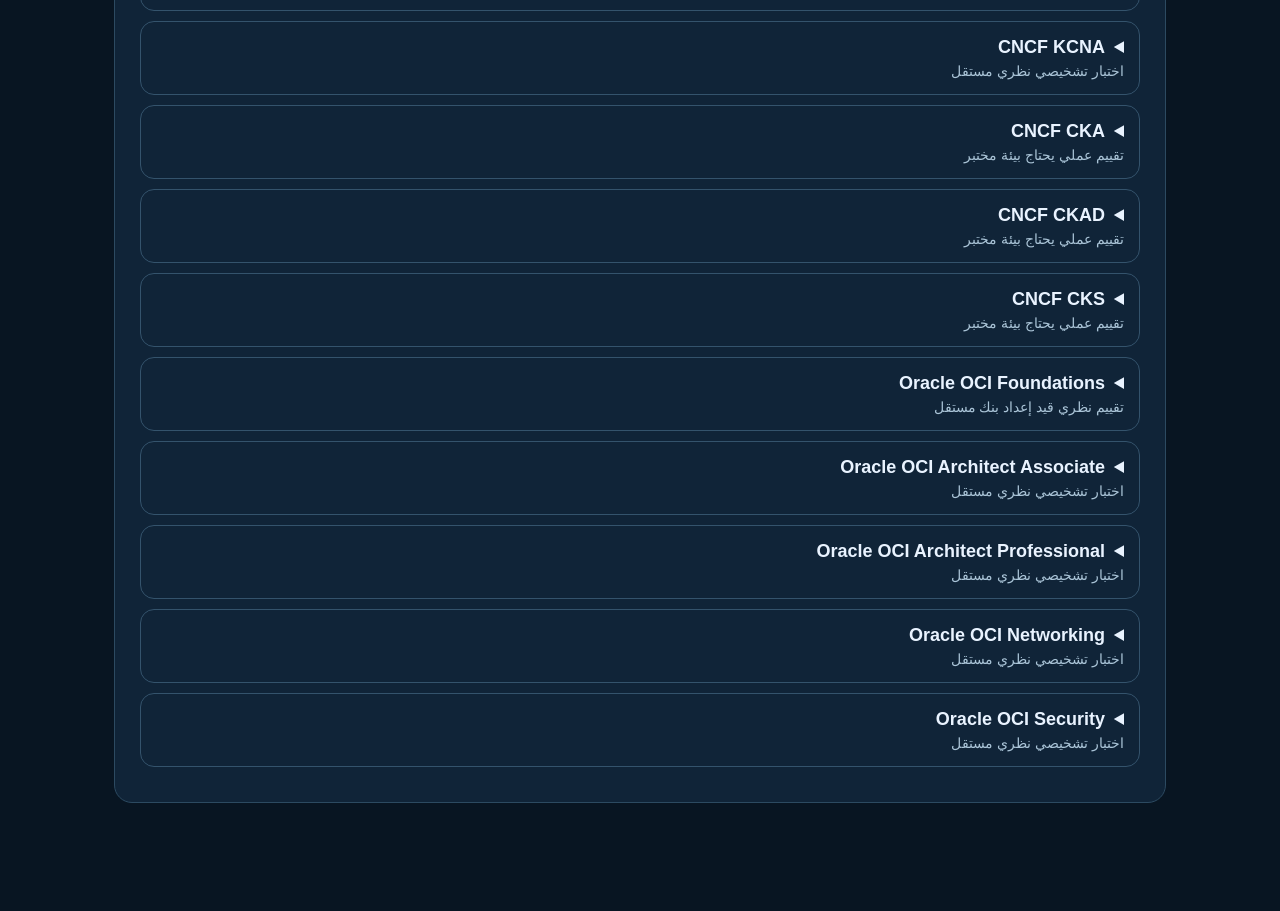
<file: assessment.html>
<!doctype html><html lang="ar" dir="rtl"><head><meta charset="utf-8"><meta name="viewport" content="width=device-width,initial-scale=1"><title>اختبارات تحديد المستوى | Omni Tech</title><meta name="description" content="اختبارات تدريبية لتحديد مستوى استعدادك لشهادات IT والأمن السيبراني"><style>
:root{font-family:Tahoma,Arial,sans-serif;color:#e9f3ff;background:#081522}*{box-sizing:border-box}body{margin:0;background:radial-gradient(circle at top left,#17385b,#081522 55%);min-height:100vh}a{color:#74dded}header{display:flex;align-items:center;justify-content:space-between;padding:18px max(24px,calc((100vw - 1100px)/2));border-bottom:1px solid #294158;background:#0a192bbd}header img{width:52px;height:42px;object-fit:contain}header a{text-decoration:none;color:#e9f3ff}.brand{display:flex;align-items:center;gap:10px;font-size:21px;font-weight:bold}.brand span{color:#46d4e8}main{max-width:1100px;margin:0 auto;padding:36px 24px 80px}h1{font-size:clamp(29px,5vw,50px);margin:0 0 12px}h2{font-size:24px}p{line-height:1.8;color:#b3c7dc}.lead{max-width:700px}section{background:#102438;border:1px solid #2c4a61;border-radius:18px;padding:25px;margin:28px 0}label{display:block;margin:12px 0 7px;color:#dcecf8}input{width:100%;padding:14px 16px;border-radius:10px;border:1px solid #5d7890;background:#071726;color:white;font:inherit;direction:ltr;text-align:left}input:focus,button:focus-visible{outline:3px solid #65dce9;outline-offset:2px}button{font:inherit;cursor:pointer;background:#4cd7e7;color:#052031;border:0;border-radius:10px;padding:13px 22px;font-weight:bold;margin-top:15px}button:disabled{opacity:.5;cursor:default}.secondary{background:#234059;color:white;margin-inline-start:10px}.grid{display:grid;grid-template-columns:repeat(auto-fit,minmax(225px,1fr));gap:14px}.card{background:#10283e;border:1px solid #3a5a70;border-radius:14px;padding:20px;text-align:right;color:white;min-height:140px;margin:0}.card:hover{border-color:#4cd7e7}.card.selected{border-color:#4cd7e7;box-shadow:0 0 0 2px #4cd7e750}.track{border:1px solid #34536c;border-radius:14px;margin:10px 0;padding:15px}.track summary{cursor:pointer;font-size:18px;font-weight:bold}.track summary small{display:block;color:#aac4d7;font-size:14px;font-weight:normal;margin-top:5px}.track .grid{margin-top:14px}.pending{opacity:.65}.pending small{display:block;margin-top:10px}.card .badge{display:block;margin-bottom:9px}.card small{display:block;color:#a8c0d6;margin-top:12px}.badge{color:#54dbea;font-size:13px;font-weight:bold}.question{padding:18px;border:1px solid #36516a;border-radius:12px;margin:15px 0}.question legend{font-weight:bold;line-height:1.6}.option{display:flex;align-items:flex-start;gap:10px;padding:10px;border-radius:8px}.option:hover{background:#1c3950}.option input{width:auto;margin:4px 0 0}.status{min-height:24px;color:#ffce85}.hidden{display:none}progress{width:100%;accent-color:#4cd7e7}ul{line-height:2;color:#c7d9e9}@media(max-width:600px){header{padding:12px 20px}main{padding:26px 18px}.secondary{margin-inline-start:0}}
 .exam-controls{display:flex;gap:9px;flex-wrap:wrap}.navigation{margin-top:20px;border:1px solid #34536c;padding:13px;border-radius:10px}.navigation summary{cursor:pointer}.navigation #questionNav{display:grid;grid-template-columns:repeat(auto-fill,minmax(40px,1fr));gap:6px;margin-top:12px}.navigation button{margin:0;padding:8px 0;background:#223e55;color:#e9f3ff}.navigation button.answered{background:#267684}.navigation button.current{outline:2px solid #f6d789}.domain-table{width:100%;border-collapse:collapse;margin:16px 0}.domain-table th,.domain-table td{border-bottom:1px solid #38546a;padding:10px;text-align:right}.review-item{border-top:1px solid #38546a;padding:12px 0} </style></head><body><header><a class="brand" href="index.html"><img src="logo_cropped.jpg" alt="شعار Omni Tech">OMNI<span>TECH</span></a><a href="index.html">الصفحة الرئيسية</a></header><main><div class="badge">OMNI TECH · PRACTICE ASSESSMENTS</div><h1>اختبر استعدادك للشهادة</h1><p class="lead">اختبارات تدريبية بأسئلة أصلية موزعة على محاور الامتحانات المنشورة. النتيجة مؤشر للمذاكرة، وليست درجة رسمية أو ضمانًا للنجاح في الامتحان الدولي.</p>
<section id="auth"><h2>الشهادات والامتحانات</h2><p>ابحث عن الشهادة، ثم اختر امتحانًا جاهزًا لكتابة كوده. الامتحانات قيد الإعداد والاختبارات العملية معروضة بحالتها الحقيقية.</p><label for="trackSearch">ابحث باسم الشهادة أو الامتحان</label><input id="trackSearch" type="search" placeholder="مثال: AZ-700 أو CISSP أو CCNA" autocomplete="off" dir="auto"><p id="trackCount" role="status" aria-live="polite"></p><div id="publicExams" aria-label="الشهادات والامتحانات"></div><div id="codePanel" class="hidden"><h2 id="selectedExamName">كود الامتحان</h2><p>اكتب الكود الخاص بالامتحان الذي اخترته. يمكن أن يكون بأي عدد من الأرقام، وكل كود يفتح امتحانًا واحدًا فقط.</p><form id="accessForm"><label for="code">كود الدخول</label><input id="code" name="code" inputmode="numeric" pattern="[0-9]+" title="اكتب أرقام الكود فقط" autocomplete="off" required><button type="submit">بدء الامتحان</button><button type="button" class="secondary" id="cancelSelection">اختيار امتحان آخر</button></form><p id="authStatus" class="status" role="status" aria-live="polite"></p><p>ليس لديك كود؟ <a href="https://wa.me/201060941830" target="_blank" rel="noopener">اطلبه من Omni Tech على واتساب</a>.</p></div></section>
<section id="exam" class="hidden"><div class="badge" id="examName"></div><h2>الاختبار</h2><p id="timer" role="timer"></p><progress id="progress" value="0" max="1"></progress><form id="examForm"></form><div class="exam-controls"><button class="secondary" id="prev" type="button">السابق</button><button id="next" type="button">التالي</button><button id="submitExam" type="button">تسليم الاختبار</button></div><details class="navigation"><summary>الانتقال إلى سؤال · عرض ما أُجيب عنه</summary><div id="questionNav"></div></details><button class="secondary" id="back" type="button">الخروج إلى اختيار الامتحان</button></section>
<section id="result" class="hidden" aria-live="polite"></section>
</main><script src="assessment-config.js"></script><script src="assessment-questions.js"></script><script src="ccna-full.js"></script><script src="microsoft-full.js"></script><script src="fortinet-full.js"></script><script src="ccnp-full.js"></script><script src="az104-full.js"></script><script src="securityplus-full.js"></script><script src="comptia-it-full.js"></script><script src="security-vendor-full.js"></script><script src="cisco-entry-full.js"></script><script src="cisco-it-support-full.js"></script><script src="cisco-automation-full.js"></script><script src="cisco-ten-diagnostics.js"></script><script src="twenty-diagnostics.js"></script><script src="cloud-twenty-diagnostics.js"></script><script src="security-network-twenty.js"></script><script src="remaining-twenty-nine.js"></script><script src="certification-tracks.js"></script><script src="additional-tracks.js"></script><script src="assessment.js" defer></script></body></html>
</file>
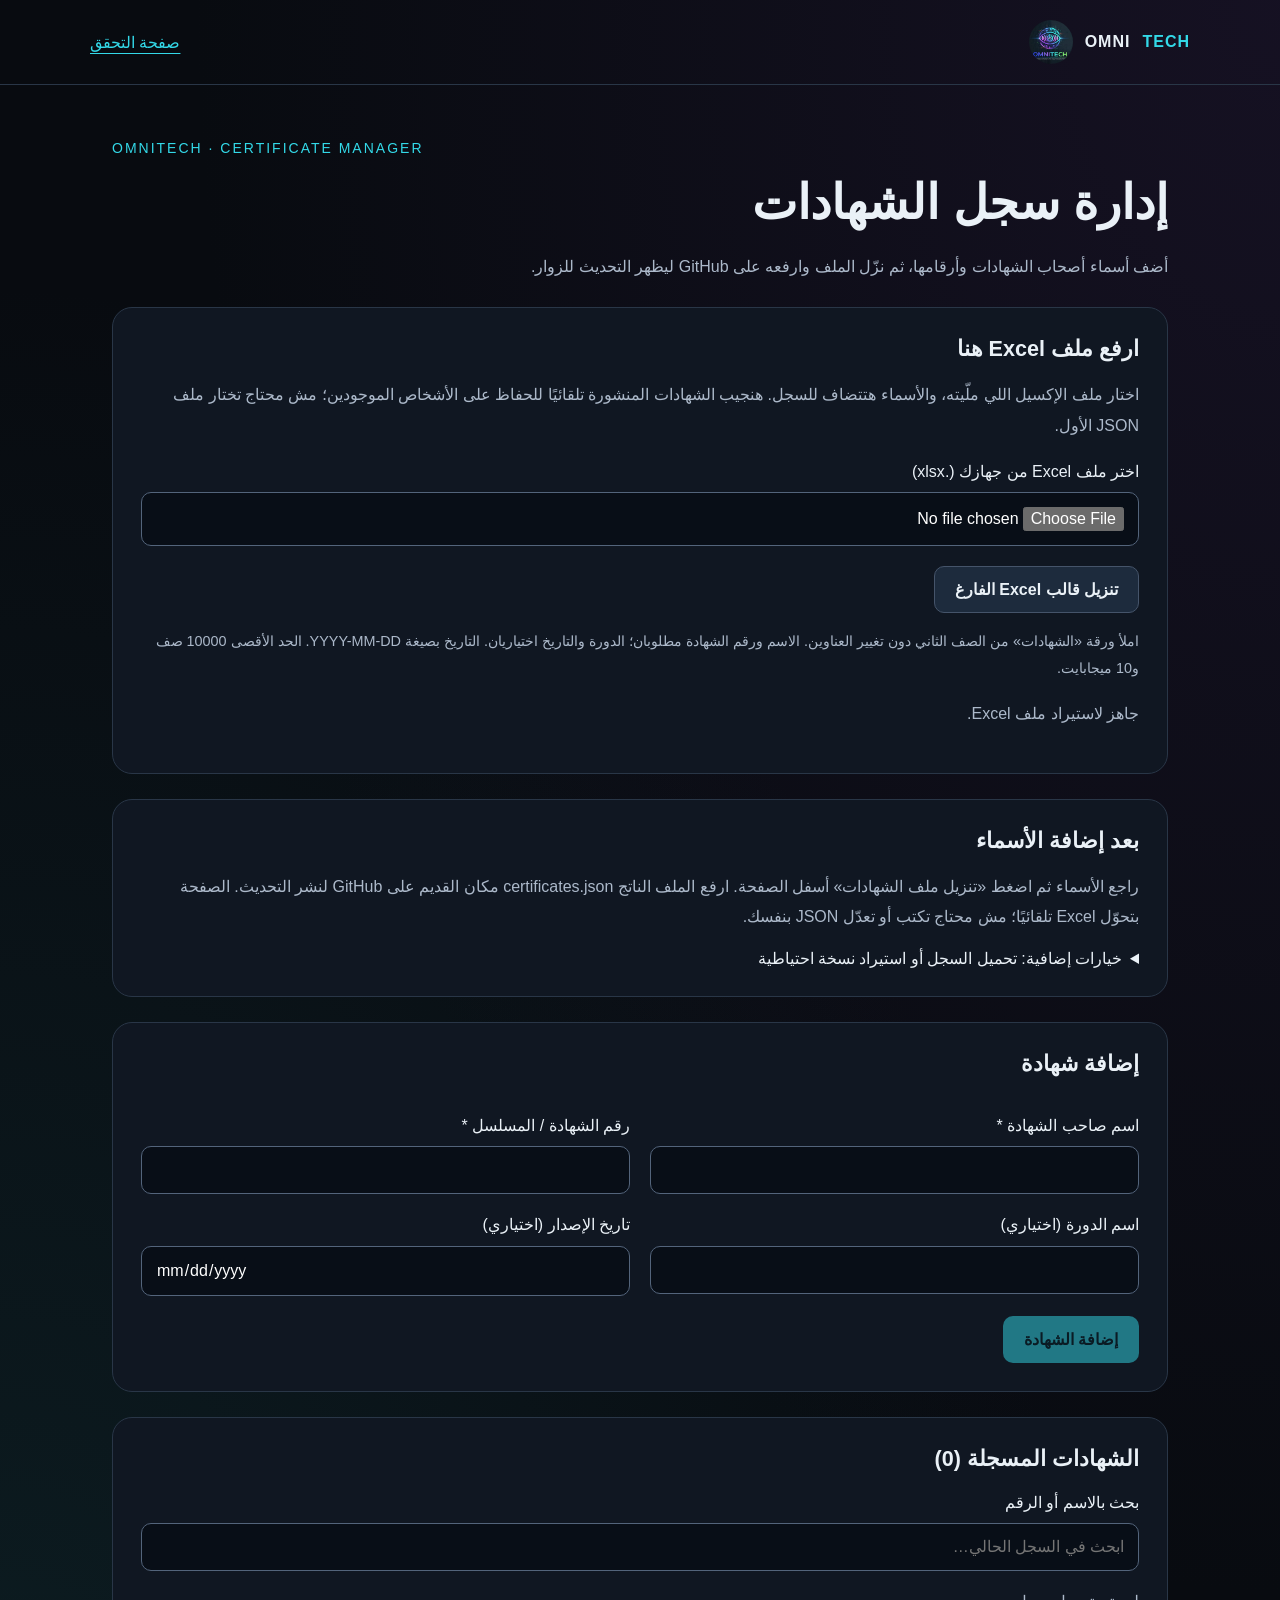
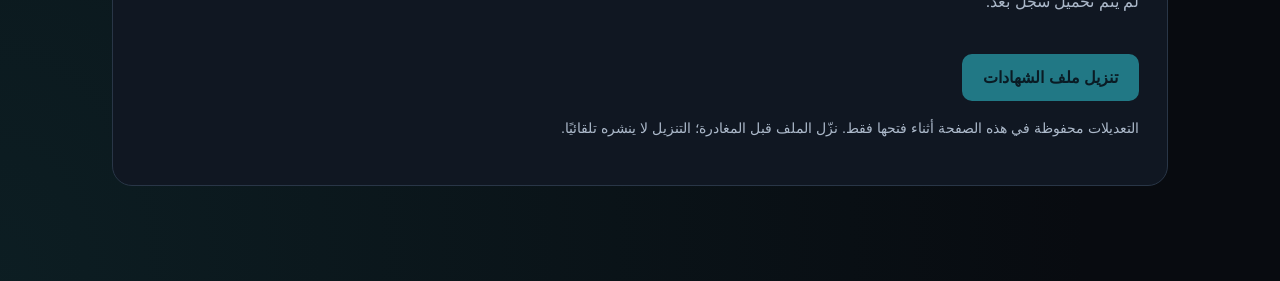
<file: certificates-admin.html>
<!doctype html><html lang="ar" dir="rtl"><head><meta charset="utf-8"><meta name="viewport" content="width=device-width,initial-scale=1"><meta name="robots" content="noindex,nofollow"><title>إدارة الشهادات | OmniTech</title><link rel="stylesheet" href="certificates.css"><script src="certificates-core.js" defer></script><script src="vendor/xlsx.full.min.js" defer></script><script src="certificates-excel.js" defer></script><script src="certificates-admin.js?v=excel-direct-2" defer></script></head><body>
<header><a class="brand" href="index.html"><img src="logo_cropped.jpg" alt="">OMNI<span>TECH</span></a><a href="verify.html">صفحة التحقق</a></header><main class="wide"><div class="eyebrow" dir="ltr">OMNITECH · CERTIFICATE MANAGER</div><h1>إدارة سجل الشهادات</h1><p>أضف أسماء أصحاب الشهادات وأرقامها، ثم نزّل الملف وارفعه على GitHub ليظهر التحديث للزوار.</p>
<section class="panel"><h2>ارفع ملف Excel هنا</h2><p>اختار ملف الإكسيل اللي ملّيته، والأسماء هتتضاف للسجل. هنجيب الشهادات المنشورة تلقائيًا للحفاظ على الأشخاص الموجودين؛ مش محتاج تختار ملف JSON الأول.</p><label for="importExcel">اختر ملف Excel من جهازك (.xlsx)</label><input type="file" id="importExcel" accept=".xlsx,application/vnd.openxmlformats-officedocument.spreadsheetml.sheet" aria-describedby="excelHint"><div class="actions"><a class="button secondary" href="certificates-template.xlsx" download>تنزيل قالب Excel الفارغ</a></div><p class="hint" id="excelHint">املأ ورقة «الشهادات» من الصف الثاني دون تغيير العناوين. الاسم ورقم الشهادة مطلوبان؛ الدورة والتاريخ اختياريان. التاريخ بصيغة YYYY-MM-DD. الحد الأقصى 10000 صف و10 ميجابايت.</p><p id="adminStatus" class="status" role="status" aria-live="polite">جاهز لاستيراد ملف Excel.</p></section>
<section class="panel"><h2>بعد إضافة الأسماء</h2><p>راجع الأسماء ثم اضغط «تنزيل ملف الشهادات» أسفل الصفحة. ارفع الملف الناتج <bdi>certificates.json</bdi> مكان القديم على GitHub لنشر التحديث. الصفحة بتحوّل Excel تلقائيًا؛ مش محتاج تكتب أو تعدّل JSON بنفسك.</p><details><summary>خيارات إضافية: تحميل السجل أو استيراد نسخة احتياطية</summary><div class="actions"><button type="button" class="secondary" id="loadPublished">جلب الشهادات الموجودة على الموقع</button><button type="button" class="secondary" id="newRegistry">بدء سجل فارغ</button></div><label for="importFile">استيراد Excel أو نسخة JSON محفوظة</label><input type="file" id="importFile" accept=".xlsx,.json,application/vnd.openxmlformats-officedocument.spreadsheetml.sheet,application/json"><p class="hint">Excel يضيف إلى السجل الحالي، بينما استيراد JSON يستبدل النسخة الحالية. استخدم «بدء سجل فارغ» لأول استخدام فقط؛ نشره بدل سجل موجود يحذف بياناته القديمة.</p><p class="hint">هذه أداة لتحرير الملف. النشر يتطلب صلاحية حسابك على GitHub، وملف السجل المنشور متاح للعامة.</p></details></section>
<section class="panel"><h2 id="editorTitle">إضافة شهادة</h2><form id="certificateForm"><fieldset id="editorFields" disabled style="border:0;padding:0;margin:0;min-width:0"><div class="grid"><div><label for="recordName">اسم صاحب الشهادة *</label><input id="recordName" maxlength="200" required autocomplete="off"></div><div><label for="recordId">رقم الشهادة / المسلسل *</label><input id="recordId" dir="ltr" maxlength="100" required autocomplete="off" spellcheck="false"></div><div><label for="recordCourse">اسم الدورة (اختياري)</label><input id="recordCourse" maxlength="200"></div><div><label for="recordDate">تاريخ الإصدار (اختياري)</label><input id="recordDate" type="date"></div></div><div class="actions"><button type="submit" id="saveRecord">إضافة الشهادة</button><button type="button" class="secondary" id="cancelEdit" hidden>إلغاء التعديل</button></div></fieldset></form></section>
<section class="panel"><h2>الشهادات المسجلة <span id="recordCount">(0)</span></h2><label for="searchRecords">بحث بالاسم أو الرقم</label><input id="searchRecords" type="search" placeholder="ابحث في السجل الحالي…"><p id="emptyRecords">لم يتم تحميل سجل بعد.</p><div class="table-wrap"><table id="recordsTable" hidden><thead><tr><th scope="col">الاسم</th><th scope="col">رقم الشهادة</th><th scope="col">الدورة</th><th scope="col">تاريخ الإصدار</th><th scope="col">الإجراءات</th></tr></thead><tbody id="recordsBody"></tbody></table></div><div class="actions"><button type="button" id="exportFile" disabled>تنزيل ملف الشهادات</button></div><p class="hint">التعديلات محفوظة في هذه الصفحة أثناء فتحها فقط. نزّل الملف قبل المغادرة؛ التنزيل لا ينشره تلقائيًا.</p></section></main></body></html>
</file>
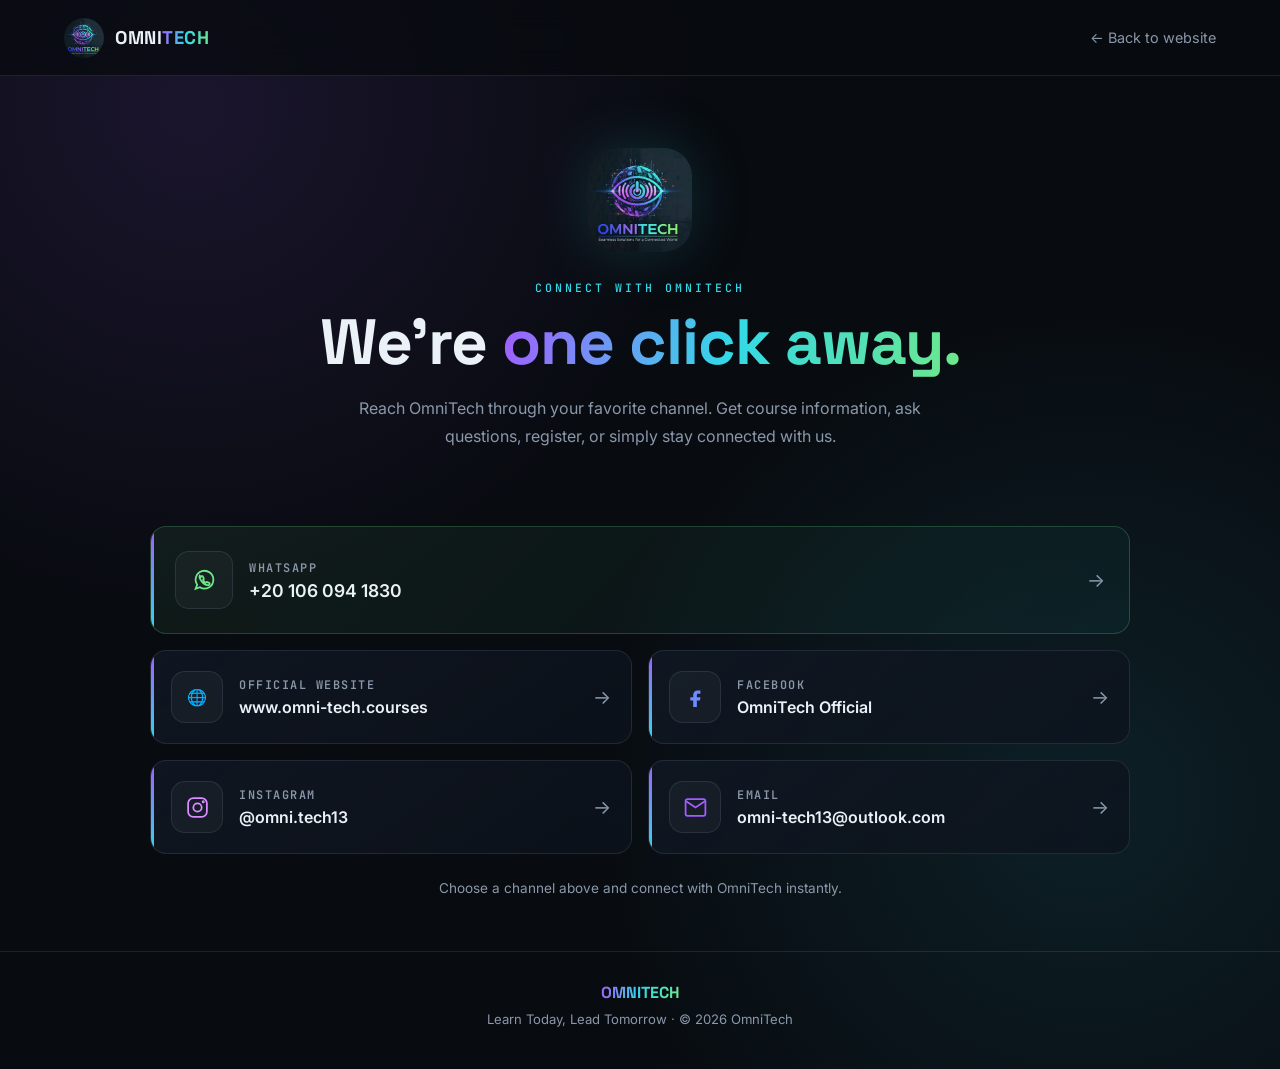
<file: contact.html>
<!DOCTYPE html>
<html lang="en">
<head>
<meta charset="UTF-8">
<meta name="viewport" content="width=device-width, initial-scale=1.0">
<meta name="description" content="Connect with OmniTech — WhatsApp, website, Facebook, Instagram and email.">
<title>Connect with OmniTech</title>
<link rel="preconnect" href="https://fonts.googleapis.com">
<link href="https://fonts.googleapis.com/css2?family=Space+Grotesk:wght@400;500;600;700&family=JetBrains+Mono:wght@400;500&family=Inter:wght@400;500;600;700&display=swap" rel="stylesheet">
<style>
:root{
  --bg:#080b10; --panel:#101722; --panel2:#0d131d;
  --line:rgba(140,170,200,.15); --purple:#a35cff; --cyan:#33d9e8;
  --green:#6ee88a; --text:#eaf1f7; --muted:#8a98aa;
  --display:'Space Grotesk',sans-serif; --body:'Inter',sans-serif; --mono:'JetBrains Mono',monospace;
}
*{box-sizing:border-box;margin:0;padding:0}
html{scroll-behavior:smooth}
body{
  min-height:100vh;color:var(--text);font-family:var(--body);overflow-x:hidden;
  background:
    radial-gradient(circle at 15% 10%,rgba(163,92,255,.12),transparent 35%),
    radial-gradient(circle at 85% 75%,rgba(51,217,232,.10),transparent 38%),
    var(--bg);
}
body:before{
  content:"";position:fixed;inset:0;pointer-events:none;opacity:.22;
  background-image:linear-gradient(rgba(255,255,255,.025) 1px,transparent 1px),
                    linear-gradient(90deg,rgba(255,255,255,.025) 1px,transparent 1px);
  background-size:44px 44px;
}
a{text-decoration:none;color:inherit}
.container{width:min(980px,92%);margin:auto;position:relative;z-index:1}
nav{
  height:76px;display:flex;align-items:center;justify-content:space-between;
  border-bottom:1px solid var(--line);background:rgba(8,11,16,.78);
  backdrop-filter:blur(16px);position:sticky;top:0;z-index:20;padding:0 5vw;
}
.brand{display:flex;align-items:center;gap:11px}
.brand img{width:40px;height:40px;border-radius:50%;object-fit:cover}
.brand-name{font:700 1.15rem var(--display);letter-spacing:.5px}
.brand-name span,.gradient{
  background:linear-gradient(100deg,var(--purple),var(--cyan),var(--green));
  -webkit-background-clip:text;background-clip:text;color:transparent
}
.back{color:var(--muted);font-size:.9rem;transition:.2s}
.back:hover{color:var(--cyan)}
.hero{text-align:center;padding:72px 0 38px}
.logo{
  width:104px;height:104px;border-radius:28px;object-fit:cover;margin-bottom:24px;
  filter:drop-shadow(0 0 30px rgba(51,217,232,.16));
}
.eyebrow{font:500 .72rem var(--mono);letter-spacing:3px;color:var(--cyan);text-transform:uppercase;margin-bottom:14px}
h1{font:700 clamp(2.25rem,6vw,4rem) var(--display);line-height:1.05;letter-spacing:-1px;margin-bottom:18px}
.hero p{max-width:620px;margin:auto;color:var(--muted);line-height:1.75;font-size:1rem}
.links{display:grid;grid-template-columns:repeat(2,1fr);gap:16px;margin:38px 0 26px}
.card{
  position:relative;display:flex;align-items:center;gap:16px;padding:20px;
  border:1px solid var(--line);border-radius:16px;
  background:linear-gradient(145deg,rgba(16,23,34,.94),rgba(13,19,29,.75));
  transition:transform .22s ease,border-color .22s ease,box-shadow .22s ease;
  overflow:hidden;
}
.card:before{content:"";position:absolute;left:0;top:0;bottom:0;width:3px;background:linear-gradient(var(--purple),var(--cyan))}
.card:hover{transform:translateY(-4px);border-color:rgba(51,217,232,.4);box-shadow:0 18px 45px rgba(0,0,0,.28)}
.icon{
  width:52px;height:52px;border-radius:14px;display:grid;place-items:center;flex:0 0 52px;
  background:rgba(255,255,255,.035);border:1px solid var(--line)
}
.icon svg{width:25px;height:25px}
.info{min-width:0;text-align:left}
.label{font:600 .74rem var(--mono);letter-spacing:1.5px;color:var(--muted);text-transform:uppercase;margin-bottom:4px}
.value{font-weight:600;font-size:1rem;white-space:nowrap;overflow:hidden;text-overflow:ellipsis}
.arrow{margin-left:auto;color:var(--muted);font-size:1.2rem;transition:.2s}
.card:hover .arrow{color:var(--cyan);transform:translateX(3px)}
.whatsapp .icon{color:#6ee88a}.website .icon{color:#33d9e8}
.facebook .icon{color:#6d8cff}.instagram .icon{color:#d88cff}.email .icon{color:#a35cff}
.primary{
  grid-column:1/-1;padding:24px;border-color:rgba(110,232,138,.22);
  background:linear-gradient(135deg,rgba(110,232,138,.07),rgba(51,217,232,.04));
}
.primary .icon{width:58px;height:58px;flex-basis:58px}
.primary .value{font-size:1.1rem}
.section-note{text-align:center;color:var(--muted);font-size:.85rem;margin:8px 0 55px}
footer{border-top:1px solid var(--line);padding:30px 0 42px;text-align:center;color:var(--muted);font-size:.82rem}
.footer-brand{font:700 1rem var(--display);margin-bottom:8px}
@media(max-width:700px){
  nav{padding:0 4vw}.links{grid-template-columns:1fr}
  .primary{grid-column:auto}.hero{padding:54px 0 28px}
  .card{padding:17px}.value{font-size:.92rem}
}
</style>
</head>
<body>

<nav>
  <a class="brand" href="index.html" aria-label="OmniTech home">
    <img src="logo_cropped.jpg" alt="OmniTech logo">
    <div class="brand-name">OMNI<span>TECH</span></div>
  </a>
  <a class="back" href="index.html">← Back to website</a>
</nav>

<main class="container">
  <section class="hero">
    <img class="logo" src="logo_cropped.jpg" alt="OmniTech">
    <div class="eyebrow">Connect with OmniTech</div>
    <h1>We're <span class="gradient">one click away.</span></h1>
    <p>Reach OmniTech through your favorite channel. Get course information, ask questions, register, or simply stay connected with us.</p>
  </section>

  <section class="links" aria-label="OmniTech contact links">

    <a class="card primary whatsapp" href="https://wa.me/201060941830" target="_blank" rel="noopener">
      <div class="icon">
        <svg viewBox="0 0 24 24" fill="none" stroke="currentColor" stroke-width="1.7">
          <path d="M20.5 11.2a8.5 8.5 0 0 1-12.9 7.3L3.5 20l1.5-4a8.5 8.5 0 1 1 15.5-4.8z"/>
          <path d="M8.5 8.5c.3-.6.6-.6 1-.6h.5c.2 0 .4.1.5.4l.8 1.9c.1.3.1.5-.1.7l-.6.7c.6 1.1 1.5 2 2.6 2.6l.7-.6c.2-.2.4-.2.7-.1l1.9.8c.3.1.4.3.4.5v.5c0 .4 0 .7-.6 1-.5.3-1.2.3-2 .1-1.4-.4-3-1.4-4.3-2.7s-2.3-2.9-2.7-4.3c-.2-.8-.2-1.5.1-2z"/>
        </svg>
      </div>
      <div class="info"><div class="label">WhatsApp</div><div class="value">+20 106 094 1830</div></div>
      <div class="arrow">→</div>
    </a>

    <a class="card website" href="https://www.omni-tech.courses/" target="_blank" rel="noopener">
      <div class="icon">🌐</div>
      <div class="info"><div class="label">Official Website</div><div class="value">www.omni-tech.courses</div></div>
      <div class="arrow">→</div>
    </a>

    <a class="card facebook" href="https://www.facebook.com/profile.php?id=61586138681378" target="_blank" rel="noopener">
      <div class="icon">
        <svg viewBox="0 0 24 24" fill="currentColor"><path d="M14 8.5h2.7V5.3H14c-2.5 0-4.2 1.6-4.2 4.4v2H7v3.1h2.8V21h3.5v-6.2h2.9l.6-3.1h-3.5v-1.7c0-.9.3-1.5.7-1.5z"/></svg>
      </div>
      <div class="info"><div class="label">Facebook</div><div class="value">OmniTech Official</div></div>
      <div class="arrow">→</div>
    </a>

    <a class="card instagram" href="https://www.instagram.com/omni.tech13" target="_blank" rel="noopener">
      <div class="icon">
        <svg viewBox="0 0 24 24" fill="none" stroke="currentColor" stroke-width="1.7"><rect x="3" y="3" width="18" height="18" rx="5"/><circle cx="12" cy="12" r="4"/><circle cx="17.5" cy="6.5" r=".6" fill="currentColor"/></svg>
      </div>
      <div class="info"><div class="label">Instagram</div><div class="value">@omni.tech13</div></div>
      <div class="arrow">→</div>
    </a>

    <a class="card email" href="mailto:omni-tech13@outlook.com">
      <div class="icon">
        <svg viewBox="0 0 24 24" fill="none" stroke="currentColor" stroke-width="1.7"><rect x="2.5" y="4" width="19" height="16" rx="2"/><path d="m3 6 9 6 9-6"/></svg>
      </div>
      <div class="info"><div class="label">Email</div><div class="value">omni-tech13@outlook.com</div></div>
      <div class="arrow">→</div>
    </a>

  </section>

  <div class="section-note">Choose a channel above and connect with OmniTech instantly.</div>
</main>

<footer>
  <div class="footer-brand"><span class="gradient">OMNITECH</span></div>
  <div>Learn Today, Lead Tomorrow · © 2026 OmniTech</div>
</footer>

</body>
</html>
</file>
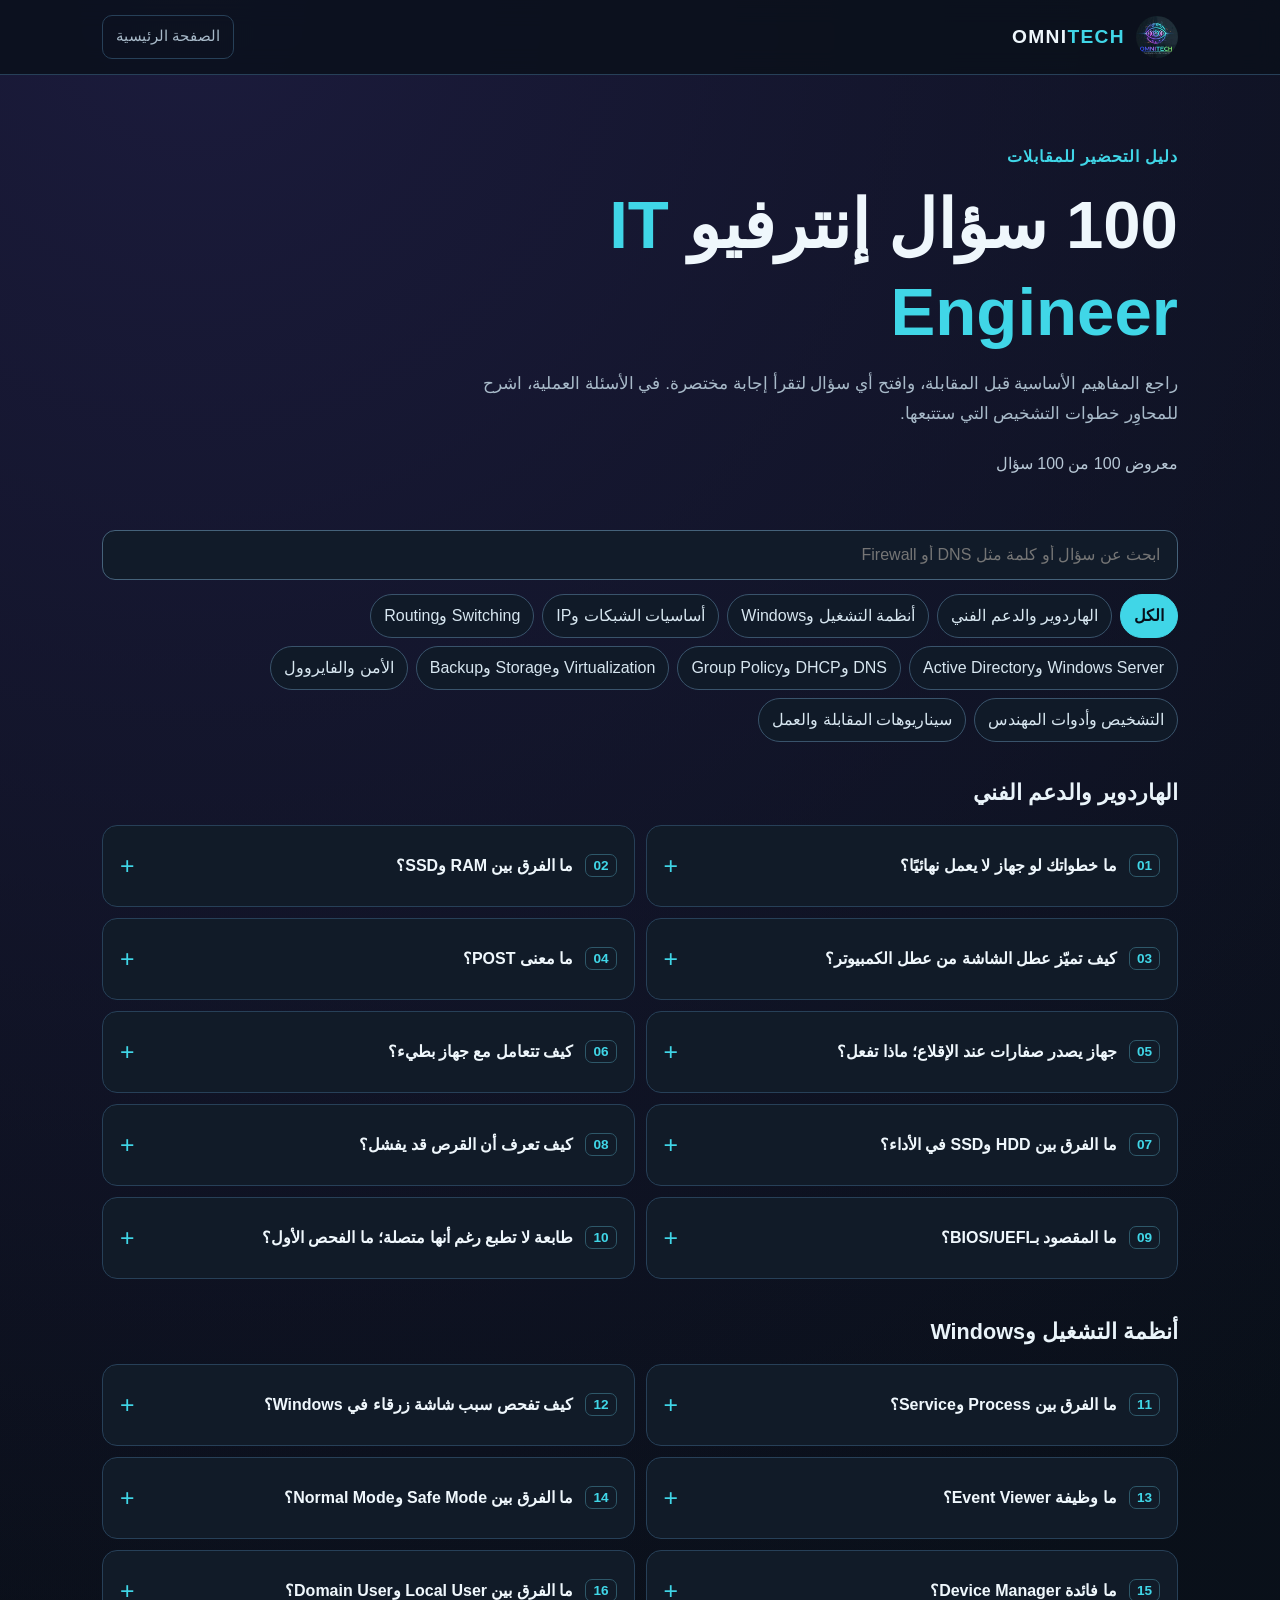
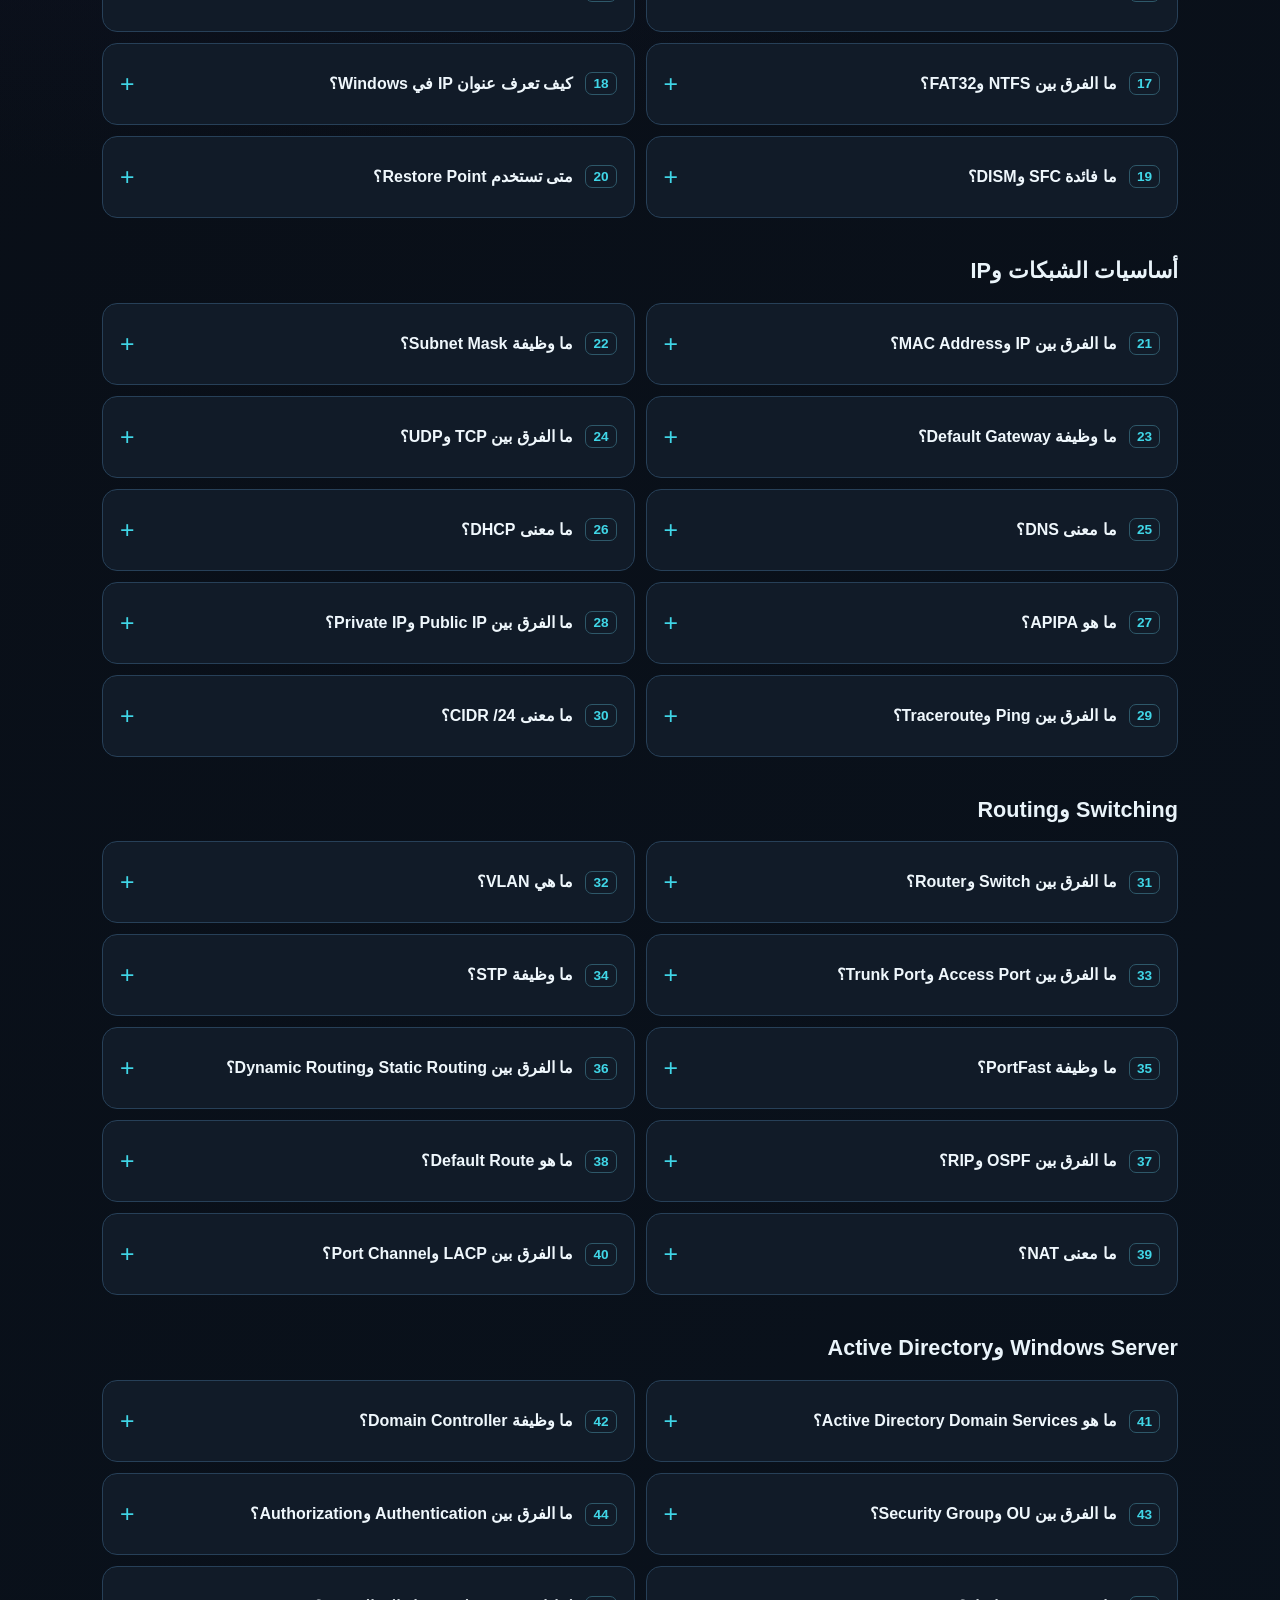
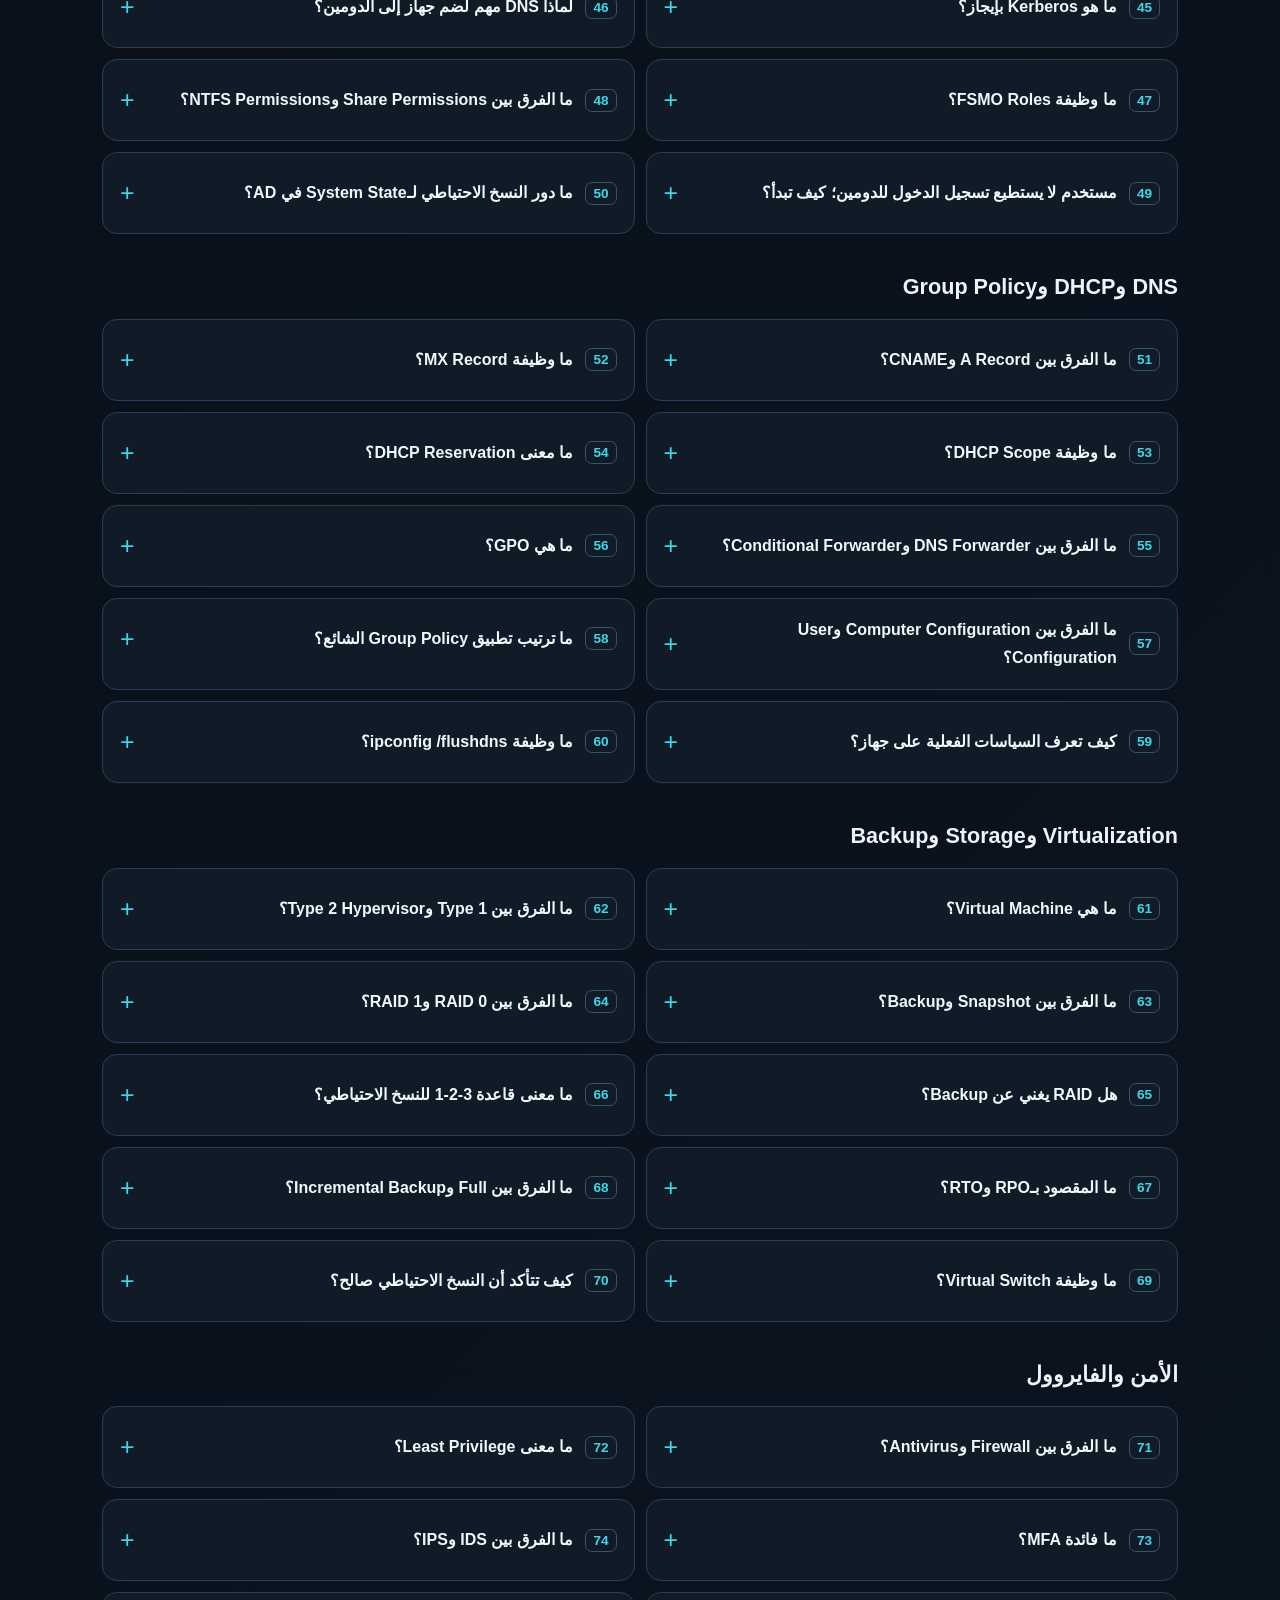
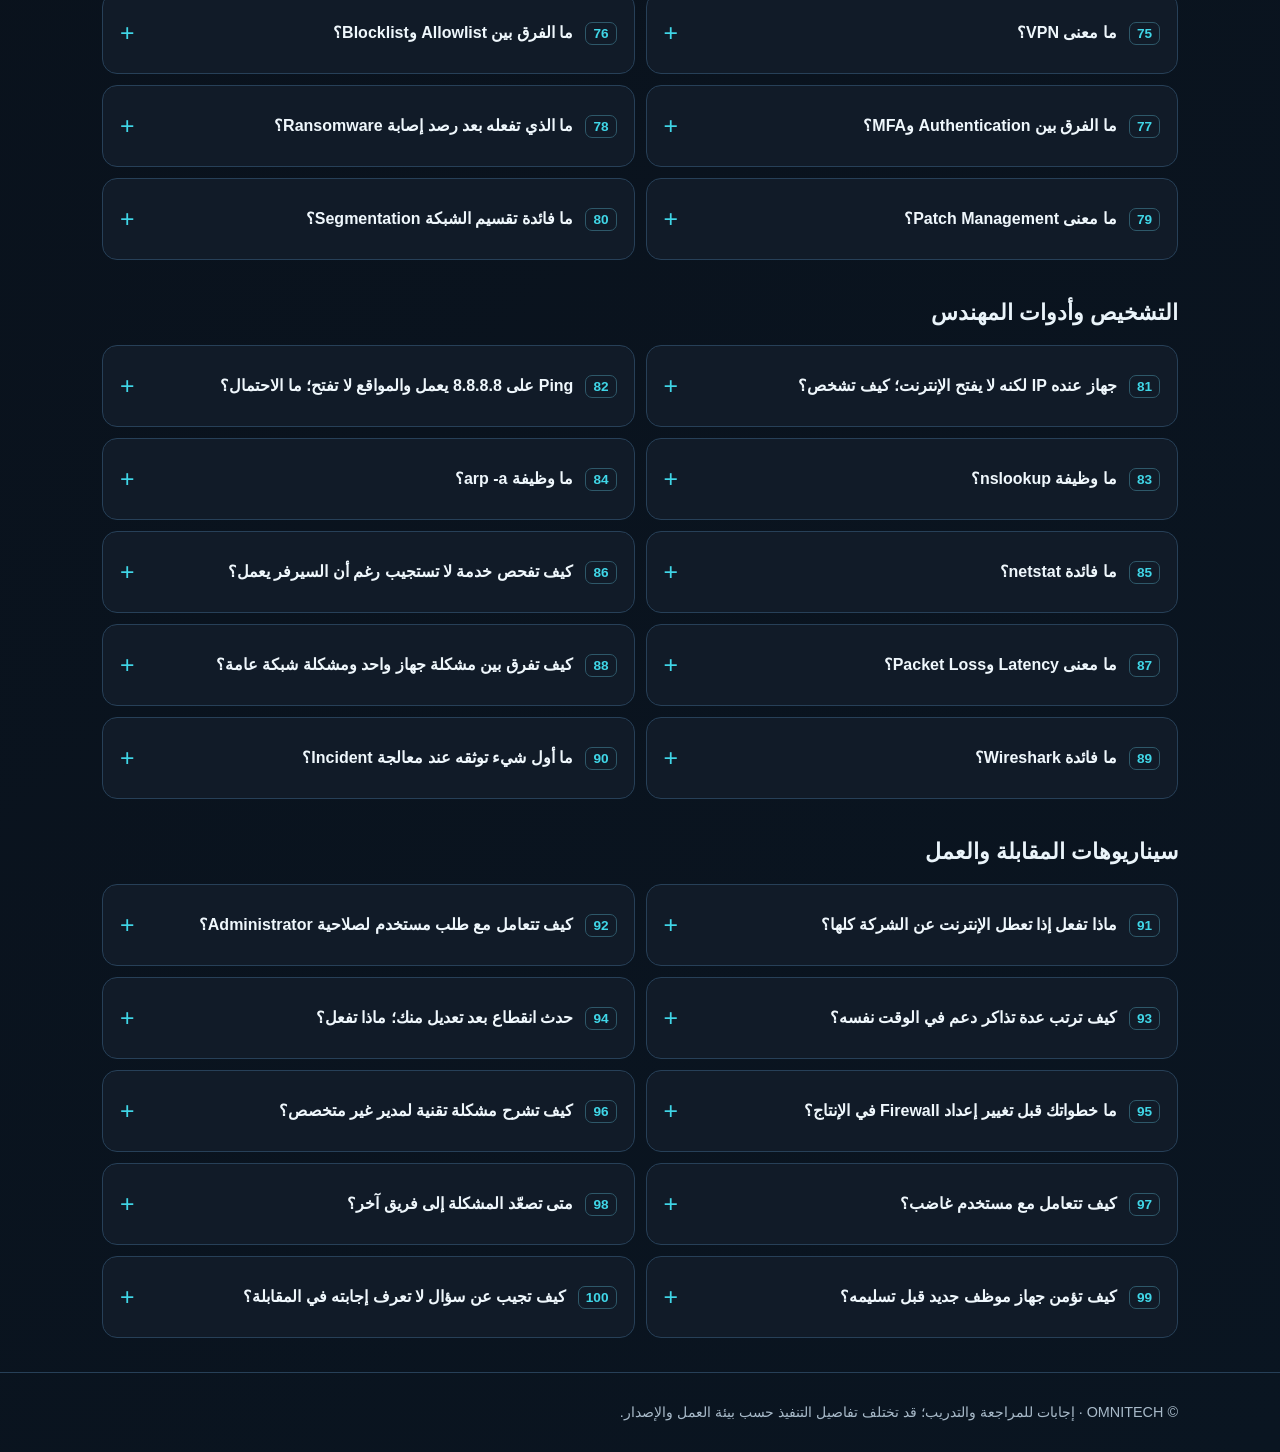
<file: it-interview.html>
<!doctype html>
<html lang="ar" dir="rtl">
<head>
<meta charset="utf-8"><meta name="viewport" content="width=device-width, initial-scale=1">
<meta name="description" content="100 سؤال وإجابة مختصرة لمقابلات IT Engineer وIT Support في الشبكات والسيرفرات والأمن والدعم الفني.">
<title>100 سؤال إنترفيو IT Engineer | OMNITECH</title>
<style>
:root{--bg:#080c12;--card:#111b28;--line:#274058;--ink:#eff7fc;--muted:#a8bac9;--cyan:#40d6e7;--purple:#a676f0}
*{box-sizing:border-box}html{scroll-behavior:smooth}body{margin:0;background:radial-gradient(circle at 15% 0%,#1b1b3c 0,transparent 28%),linear-gradient(135deg,#090d15,#0a1521);color:var(--ink);font-family:Tahoma,Arial,sans-serif;line-height:1.75}
a{color:inherit}button,input{font:inherit}.shell{max-width:1120px;margin:auto;padding:0 22px}
header{border-bottom:1px solid var(--line);background:#0b111bcf;position:sticky;top:0;z-index:5;backdrop-filter:blur(12px)}
.top{min-height:74px;display:flex;align-items:center;justify-content:space-between;gap:18px}.brand{display:flex;align-items:center;gap:11px;text-decoration:none;font:bold 1.2rem Arial,sans-serif;letter-spacing:.07em}.brand img{width:42px;height:42px;object-fit:contain;border-radius:50%}.brand span{color:var(--cyan)}.back{font-size:.92rem;text-decoration:none;color:var(--muted);border:1px solid var(--line);border-radius:10px;padding:8px 13px}.back:hover,.back:focus-visible{color:white;border-color:var(--cyan)}
main{padding-bottom:80px}.hero{padding:68px 0 34px}.eyebrow{color:var(--cyan);font-weight:bold;letter-spacing:.06em}.hero h1{font-size:clamp(2.1rem,5.4vw,4.2rem);line-height:1.3;margin:10px 0 12px;max-width:850px}.hero h1 em{font-style:normal;color:var(--cyan)}.hero p{font-size:1.08rem;color:var(--muted);max-width:750px;margin:0}.count{margin-top:22px;color:#b7c7d5}
.tools{display:flex;gap:12px;flex-wrap:wrap;align-items:center;margin:18px 0 12px}.search{min-width:260px;flex:1;min-height:50px;border:1px solid #45627a;border-radius:13px;color:white;background:#111b29;padding:10px 17px;outline:none}.search:focus{border-color:var(--cyan);box-shadow:0 0 0 3px #40d6e724}.chips{display:flex;gap:8px;flex-wrap:wrap;margin:14px 0 32px}.chip{border:1px solid #39536b;border-radius:99px;padding:7px 13px;background:#101a28;color:#d7e6f0;cursor:pointer}.chip:hover,.chip:focus-visible{border-color:var(--cyan)}.chip.active{color:#07101b;background:var(--cyan);border-color:var(--cyan);font-weight:bold}
.group{margin:0 0 34px}.group h2{font-size:1.35rem;margin:0 0 13px;color:#eaf4fa}.grid{display:grid;grid-template-columns:repeat(2,minmax(0,1fr));gap:11px}.qa{background:var(--card);border:1px solid var(--line);border-radius:15px;overflow:hidden}.qa[open]{border-color:#438da6}.qa summary{cursor:pointer;list-style:none;display:flex;align-items:center;gap:12px;padding:17px;min-height:80px;font-weight:bold}.qa summary::-webkit-details-marker{display:none}.num{direction:ltr;flex:none;font:600 .85rem Arial,sans-serif;color:var(--cyan);border:1px solid #2e5869;border-radius:7px;padding:3px 7px}.question{flex:1}.plus{color:var(--cyan);font:1.55rem Arial,sans-serif}.qa[open] .plus{transform:rotate(45deg)}.answer{margin:0;padding:0 17px 18px;color:#c5d5df;font-size:.98rem}.empty{padding:36px;border:1px dashed var(--line);border-radius:14px;text-align:center;color:var(--muted)}.hidden{display:none!important}
footer{border-top:1px solid var(--line);padding:27px 0;color:var(--muted);font-size:.9rem}
@media(max-width:720px){.grid{grid-template-columns:1fr}.hero{padding-top:43px}.top{min-height:66px}.qa summary{min-height:68px}.back{white-space:nowrap}}
</style>
</head>
<body>
<header><div class="shell top"><a class="brand" href="index.html"><img src="logo_cropped.jpg" alt=""><b>OMNI<span>TECH</span></b></a><a class="back" href="index.html">الصفحة الرئيسية</a></div></header>
<main class="shell">
<section class="hero"><div class="eyebrow">دليل التحضير للمقابلات</div><h1>100 سؤال إنترفيو <em>IT Engineer</em></h1><p>راجع المفاهيم الأساسية قبل المقابلة، وافتح أي سؤال لتقرأ إجابة مختصرة. في الأسئلة العملية، اشرح للمحاوِر خطوات التشخيص التي ستتبعها.</p><div id="count" class="count"></div></section>
<div class="tools"><input id="search" class="search" type="search" placeholder="ابحث عن سؤال أو كلمة مثل DNS أو Firewall" aria-label="بحث في الأسئلة"></div>
<div id="filters" class="chips" aria-label="تصفية حسب المجال"></div>
<div id="list"></div><div id="empty" class="empty hidden">مفيش سؤال مطابق. جرّب كلمة تانية أو اختر «الكل».</div>
</main>
<footer><div class="shell">© OMNITECH · إجابات للمراجعة والتدريب؛ قد تختلف تفاصيل التنفيذ حسب بيئة العمل والإصدار.</div></footer>
<script src="it-interview-data.js"></script>
<script>
const groups=window.IT_INTERVIEW_GROUPS||[];
const all=groups.flatMap((g,gi)=>g.items.map((item,ii)=>({section:g.title,number:gi*10+ii+1,q:item[0],a:item[1]})));
const count=document.getElementById('count'),filters=document.getElementById('filters'),list=document.getElementById('list'),empty=document.getElementById('empty'),search=document.getElementById('search');
let current='الكل';const categories=['الكل',...groups.map(g=>g.title)];
for(const category of categories){const b=document.createElement('button');b.type='button';b.className='chip'+(category===current?' active':'');b.textContent=category;b.setAttribute('aria-pressed',category===current?'true':'false');b.onclick=()=>{current=category;for(const c of filters.children){const on=c.textContent===category;c.classList.toggle('active',on);c.setAttribute('aria-pressed',String(on))}render()};filters.append(b)}
function render(){const query=search.value.trim().toLocaleLowerCase();const selected=all.filter(x=>(current==='الكل'||x.section===current)&&(!query||(x.q+' '+x.a+' '+x.section).toLocaleLowerCase().includes(query)));count.textContent=`معروض ${selected.length} من ${all.length} سؤال`;list.replaceChildren();empty.classList.toggle('hidden',selected.length>0);for(const group of groups){const items=selected.filter(x=>x.section===group.title);if(!items.length)continue;const section=document.createElement('section');section.className='group';const h=document.createElement('h2');h.textContent=group.title;const grid=document.createElement('div');grid.className='grid';for(const x of items){const card=document.createElement('details');card.className='qa';const summary=document.createElement('summary');const n=document.createElement('span');n.className='num';n.textContent=String(x.number).padStart(2,'0');const q=document.createElement('span');q.className='question';q.textContent=x.q;const plus=document.createElement('span');plus.className='plus';plus.textContent='+';plus.setAttribute('aria-hidden','true');summary.append(n,q,plus);const answer=document.createElement('p');answer.className='answer';answer.textContent=x.a;card.append(summary,answer);grid.append(card)}section.append(h,grid);list.append(section)}}search.addEventListener('input',render);render();
</script>
</body></html>
</file>
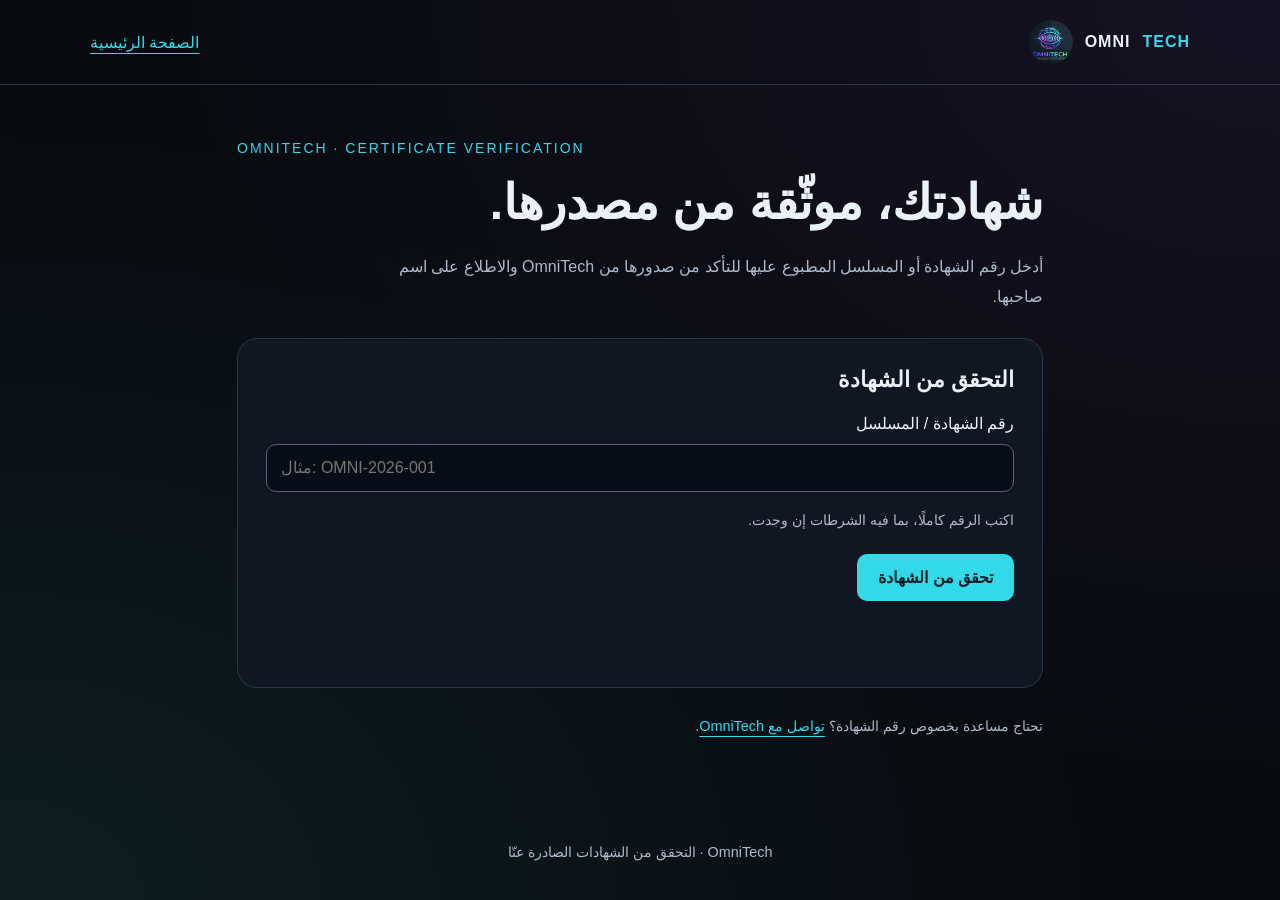
<file: verify.html>
<!doctype html>
<html lang="ar" dir="rtl"><head><meta charset="utf-8"><meta name="viewport" content="width=device-width,initial-scale=1"><title>التحقق من الشهادات | OmniTech</title><meta name="description" content="تحقق من صدور شهادتك من OmniTech باستخدام رقم الشهادة أو المسلسل."><link rel="stylesheet" href="certificates.css"><script src="certificates-core.js" defer></script><script src="verify.js" defer></script></head>
<body><header><a class="brand" href="index.html"><img src="logo_cropped.jpg" alt="">OMNI<span>TECH</span></a><a href="index.html">الصفحة الرئيسية</a></header><main>
<div class="eyebrow" dir="ltr">OMNITECH · CERTIFICATE VERIFICATION</div><h1>شهادتك، موثّقة من مصدرها.</h1><p class="lead">أدخل رقم الشهادة أو المسلسل المطبوع عليها للتأكد من صدورها من OmniTech والاطلاع على اسم صاحبها.</p>
<section class="panel"><h2>التحقق من الشهادة</h2><form id="verifyForm"><label for="certificateId">رقم الشهادة / المسلسل</label><input id="certificateId" name="id" dir="ltr" placeholder="مثال: OMNI-2026-001" required maxlength="100" autocomplete="off" spellcheck="false" aria-describedby="idHint"><p class="hint" id="idHint">اكتب الرقم كاملًا، بما فيه الشرطات إن وجدت.</p><div class="actions"><button id="verifyButton" type="submit">تحقق من الشهادة</button></div></form><p class="status" id="status" role="status" aria-live="polite"></p></section>
<section class="panel" id="result" hidden aria-live="polite" aria-atomic="true"></section>
<p class="hint">تحتاج مساعدة بخصوص رقم الشهادة؟ <a href="https://wa.me/201060941830" target="_blank" rel="noopener">تواصل مع OmniTech</a>.</p>
</main><footer>OmniTech · التحقق من الشهادات الصادرة عنّا</footer></body></html>
</file>
<file: certificates.css>
:root{color-scheme:dark;font-family:Tahoma,Arial,sans-serif;color:#eaf1f7;background:#080b10;--cyan:#33d9e8;--muted:#acb9ca;--line:#293647}*{box-sizing:border-box}body{margin:0;min-height:100vh;background:radial-gradient(ellipse at top right,#23173580,transparent 60%),radial-gradient(ellipse at bottom left,#12353a70,transparent 60%)}a{color:var(--cyan);text-underline-offset:5px}header{padding:20px max(20px,calc((100vw - 1100px)/2));border-bottom:1px solid var(--line);display:flex;align-items:center;justify-content:space-between;gap:20px;flex-wrap:wrap}.brand{display:flex;align-items:center;gap:12px;color:#eaf1f7;text-decoration:none;font-weight:700;letter-spacing:1px;direction:ltr}.brand img{width:44px;height:44px;border-radius:50%}.brand span{color:var(--cyan)}main{max-width:850px;margin:auto;padding:55px 22px 70px}.wide{max-width:1100px}.eyebrow{color:var(--cyan);font-size:.875rem;letter-spacing:2px}h1{font-size:clamp(2rem,5vw,3rem);line-height:1.35;margin:15px 0}h2{font-size:1.35rem;margin-top:0}p{line-height:1.9;color:var(--muted)}.panel{background:#101722;border:1px solid var(--line);border-radius:20px;padding:28px;margin:25px 0}.lead{max-width:650px}label{display:block;margin:18px 0 8px;line-height:1.6}input{width:100%;background:#080e17;color:#fff;border:1px solid #53647b;border-radius:10px;padding:14px;font:inherit;min-width:0}button,.button{display:inline-block;background:var(--cyan);color:#052027;border:1px solid transparent;border-radius:10px;padding:13px 20px;font:inherit;font-weight:700;cursor:pointer;text-decoration:none}button:disabled{opacity:.5;cursor:wait}.secondary{background:#1d2b3d;color:#eaf1f7;border-color:#45546a}.danger{background:#391e2a;color:#ffc0c7;border-color:#78404b}.actions{display:flex;gap:12px;flex-wrap:wrap;align-items:center;margin-top:20px}:focus-visible{outline:3px solid #a35cff;outline-offset:4px}.hint{font-size:.9rem}.status{min-height:1.6em;white-space:pre-line}.success{border-color:#6ee88a}.success h2{color:#6ee88a}.error{border-color:#e8aa6e}.error h2{color:#ffd09f}dl{margin-bottom:0;display:grid;grid-template-columns:140px 1fr;gap:16px}dt{color:var(--muted)}dd{margin:0;overflow-wrap:anywhere;font-size:1.1rem}.grid{display:grid;grid-template-columns:1fr 1fr;gap:0 20px}.table-wrap{overflow:auto}table{width:100%;border-collapse:collapse;min-width:600px;text-align:right}th,td{padding:15px 10px;border-bottom:1px solid var(--line);overflow-wrap:anywhere}th{color:var(--muted);font-weight:400}td button{padding:8px 12px;margin:4px;font-size:.9rem}footer{text-align:center;padding:20px;color:var(--muted);font-size:.9rem}[hidden]{display:none!important}@media(max-width:600px){main{padding-top:30px}.panel{padding:20px}.grid{grid-template-columns:1fr}dl{grid-template-columns:1fr;gap:8px}dd{margin-bottom:12px}header{font-size:.9rem}}
</file>
